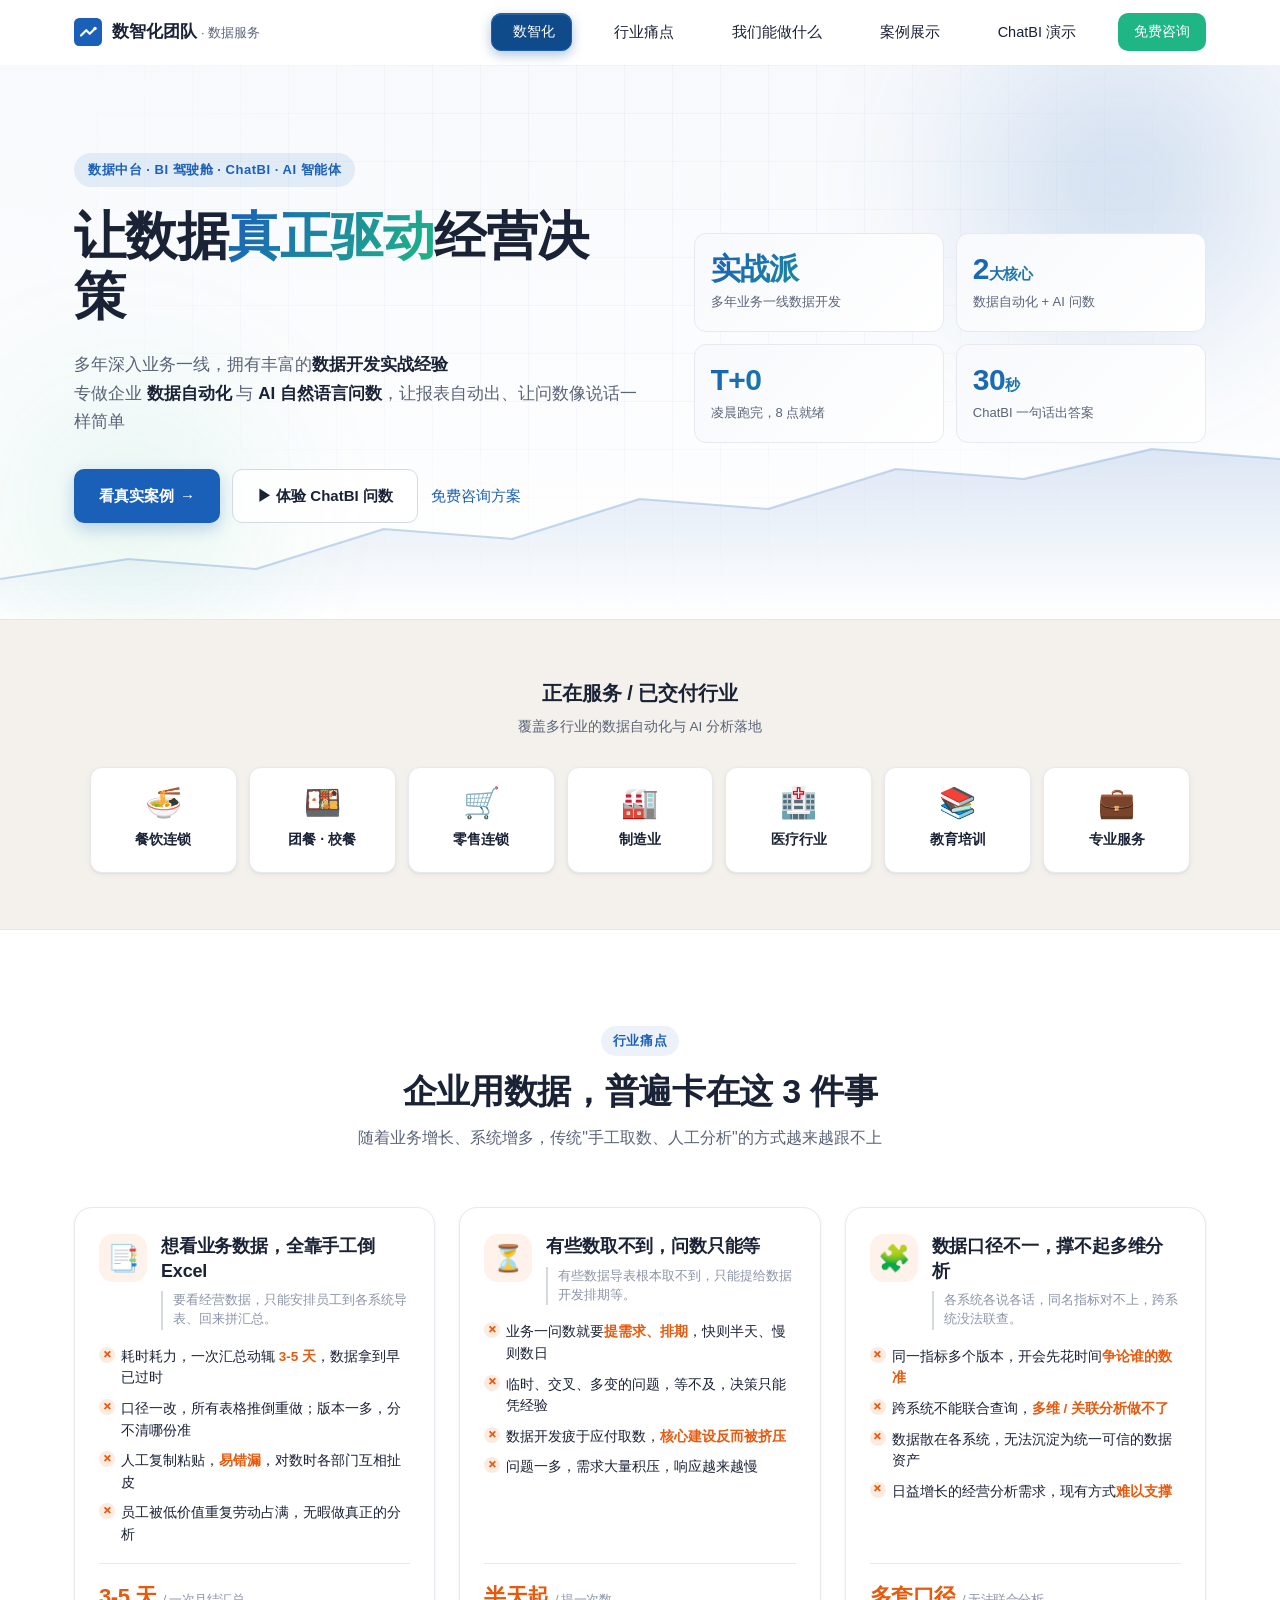
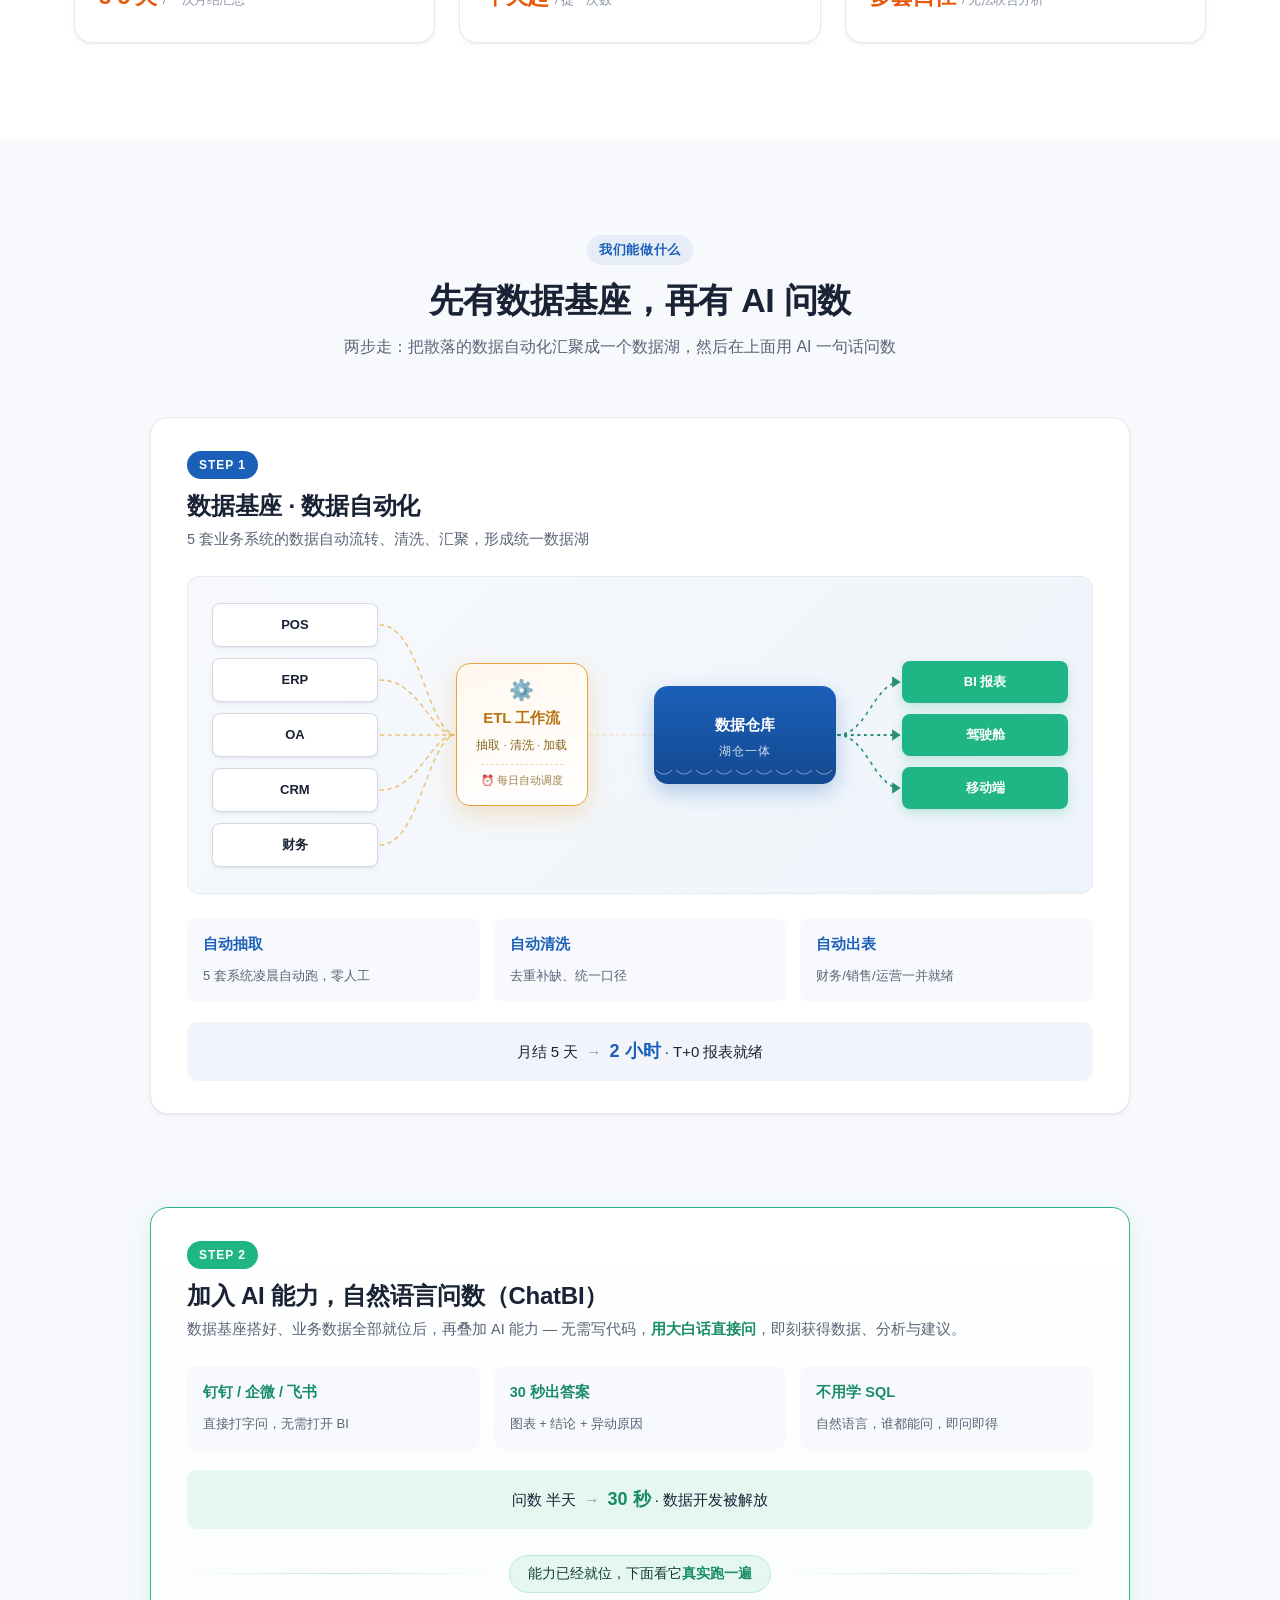
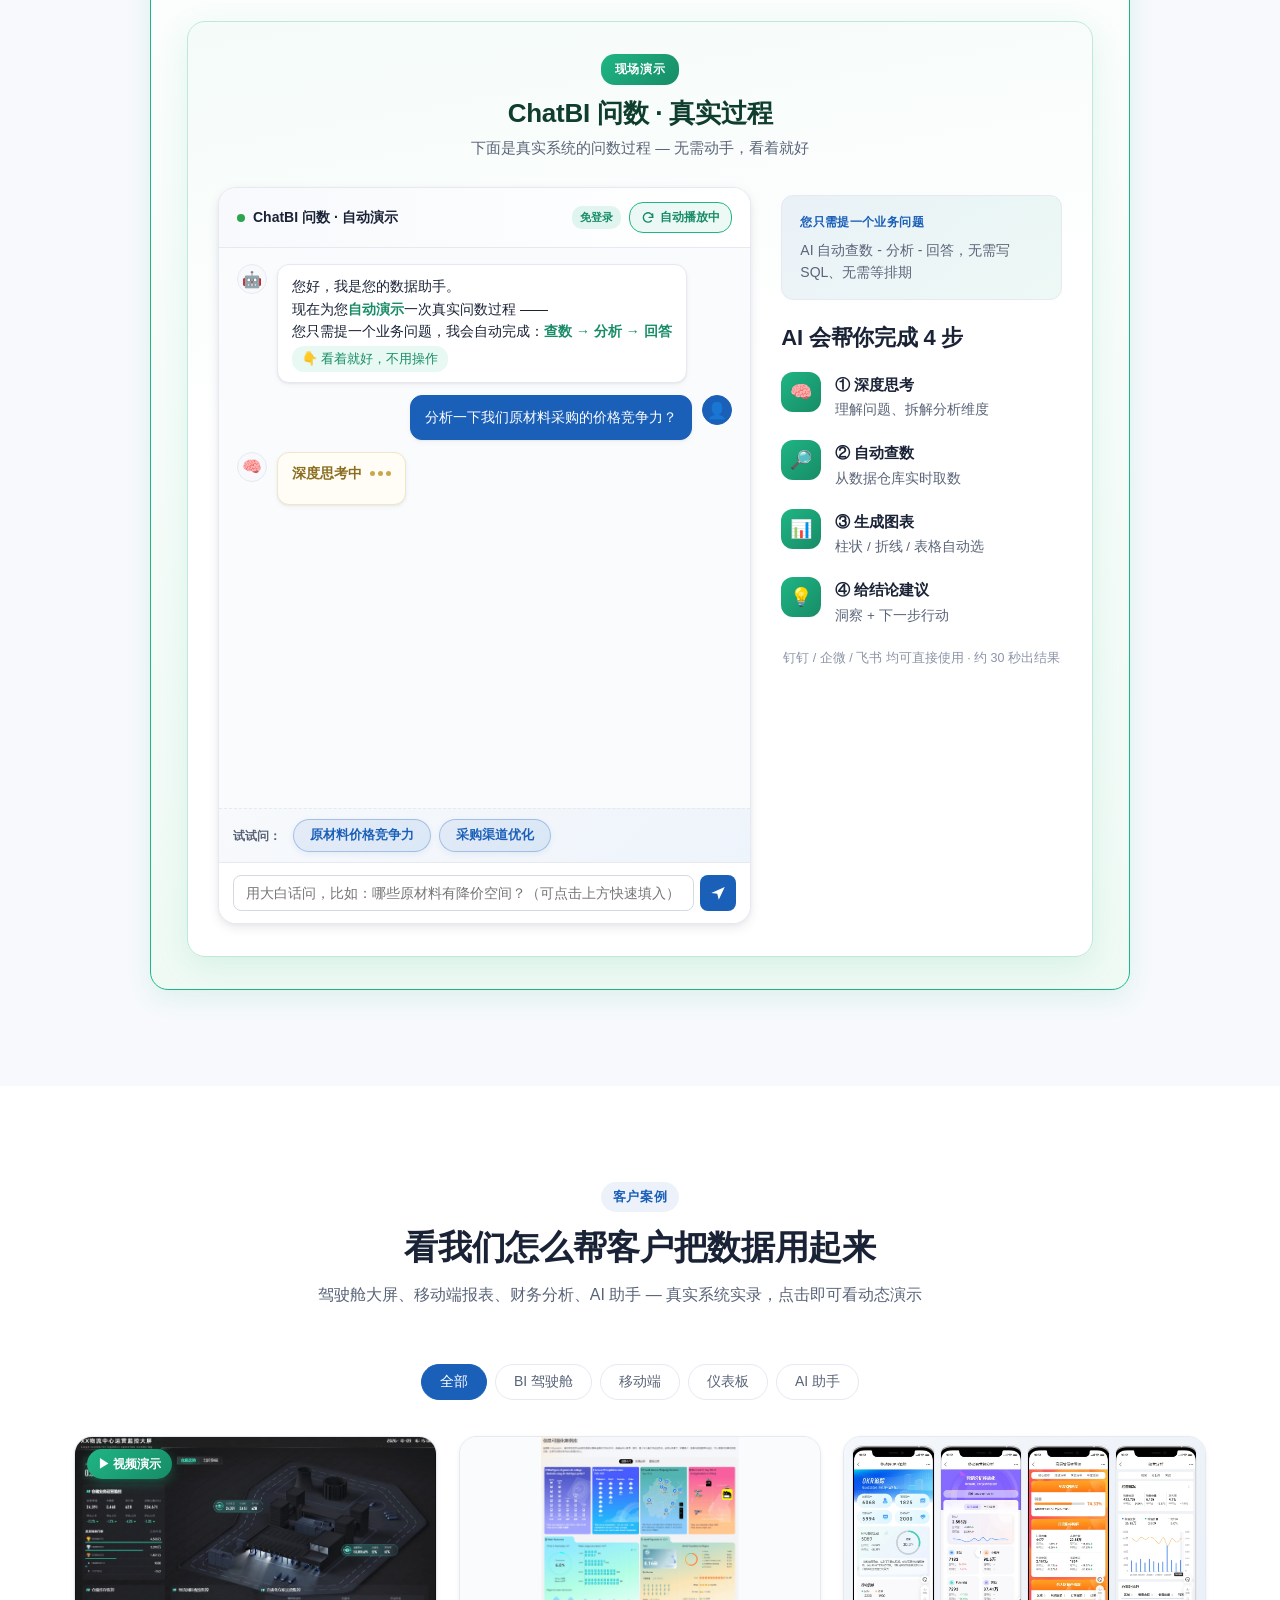
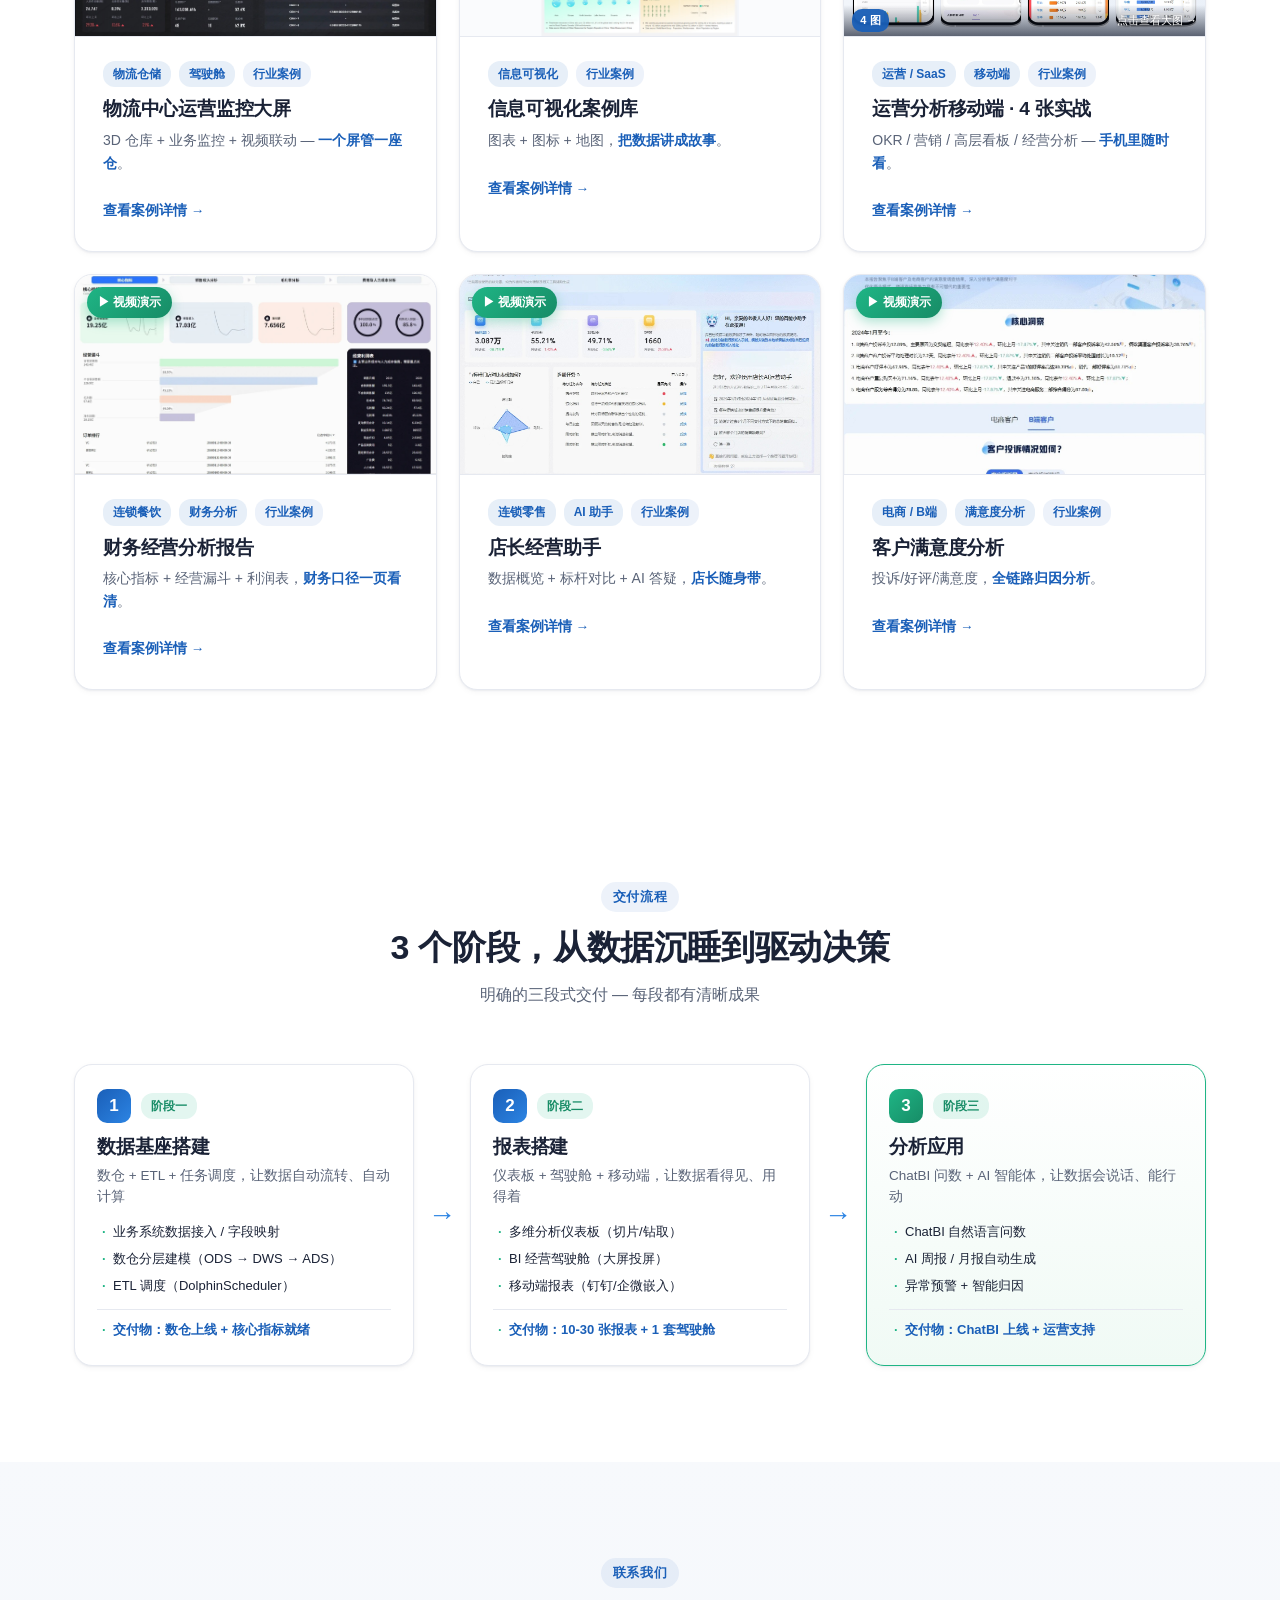
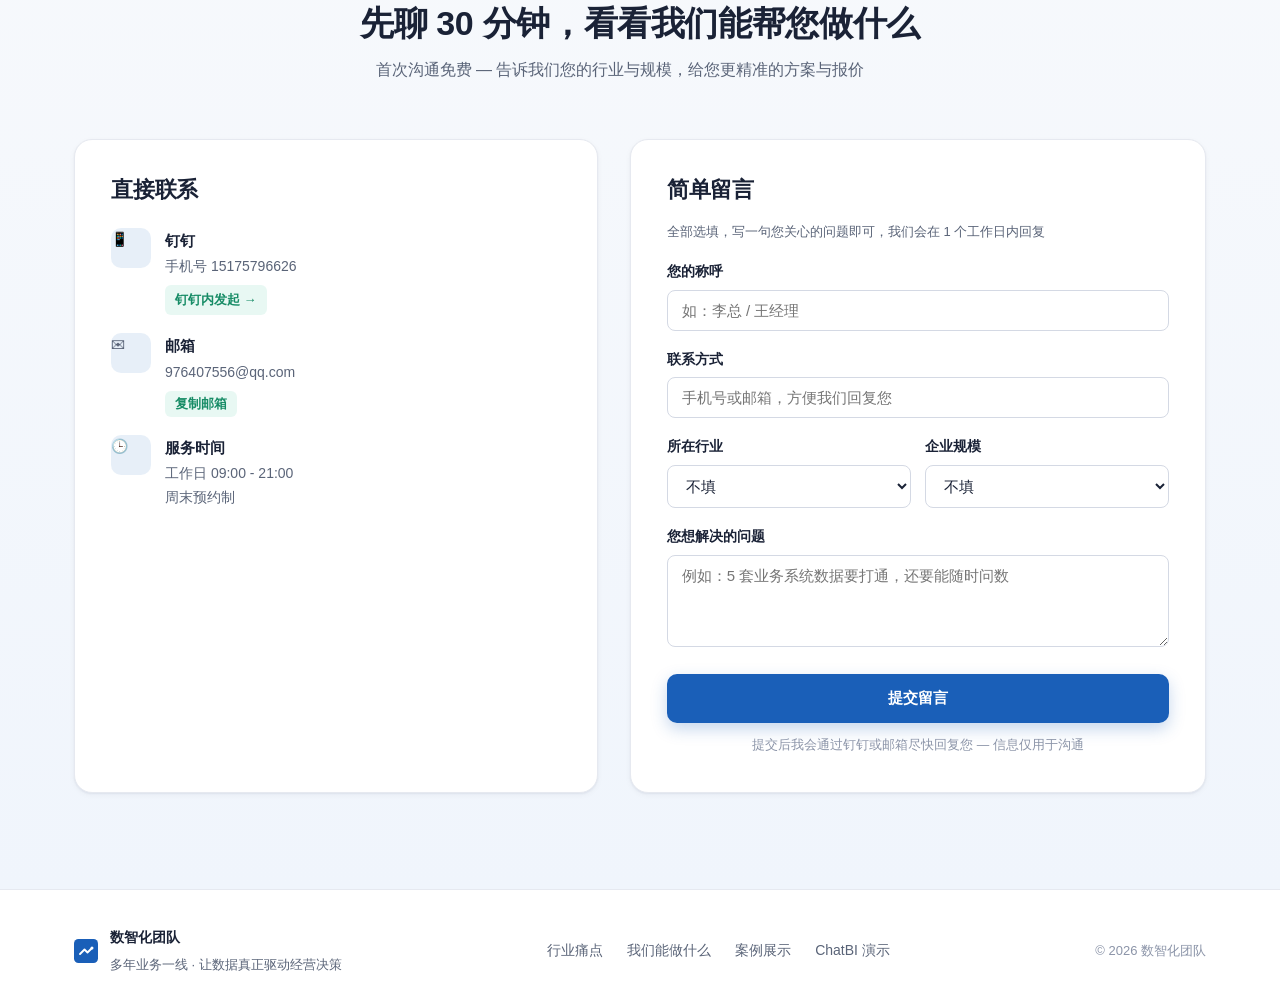
<file: index.html>
<!DOCTYPE html>
<html lang="zh-CN">
<head>
<meta charset="UTF-8">
<meta name="viewport" content="width=device-width, initial-scale=1.0">
<meta name="theme-color" content="#1a5fb8">

<title>数据中台 · BI 驾驶舱 · ChatBI 问数 | 数智化团队</title>
<meta name="description" content="数智化团队 - 多年深入业务一线，专做企业数据自动化与 AI 自然语言问数。让数据自动流转、自动计算，老板一句话问数即得。">
<meta name="baidu-site-verification" content="codeva-qKDYJHeSsP" />
<meta name="baidu-site-verification" content="codeva-7D6JNhnfxL" />
<meta name="baidu-site-verification" content="codeva-qKDYJHeSsP" />
<meta name="baidu-site-verification" content="codeva-qKDYJHeSsP" />
<meta name="baidu-site-verification" content="codeva-7D6JNhnfxL" />
<meta name="keywords" content="数据中台,BI驾驶舱,ChatBI,数据自动化,ETL,数据开发,数仓,Doris,AI问数,大屏,移动端报表,损益模型,多维分析">
<meta name="author" content="韩逢雨 - 数智化团队">
<meta name="robots" content="index, follow">
<link rel="canonical" href="https://idatai.cn/">

<meta property="og:type" content="website">
<meta property="og:title" content="数智化团队 | 让数据真正驱动经营决策">
<meta property="og:description" content="数据自动流转、自动计算；AI 一句话问数即得。多年深入业务一线的实战经验。">
<meta property="og:url" content="https://idatai.cn/">

<script type="application/ld+json">
{
  "@context": "https://schema.org",
  "@type": "ProfessionalService",
  "name": "数智化团队",
  "description": "企业数据自动化、BI 驾驶舱、ChatBI 自然语言问数服务",
  "url": "https://idatai.cn/",
  "provider": {"@type":"Person","name":"韩逢雨","jobTitle":"数据总监"},
  "areaServed": "CN",
  "serviceType": ["数据中台", "BI 驾驶舱", "ChatBI 问数", "ETL", "AI 智能体"],
  "knowsAbout": ["数据仓库", "ETL", "Doris", "DolphinScheduler", "ChatBI", "BI 驾驶舱", "数据建模"]
}
</script>
<script type="application/ld+json">
{
  "@context": "https://schema.org",
  "@type": "FAQPage",
  "mainEntity": [
    {"@type":"Question","name":"你们能做什么？","acceptedAnswer":{"@type":"Answer","text":"两大核心能力：1) 数据自动化（自动流转、自动计算，省去人工倒腾Excel）；2) AI 自然语言问数（ChatBI），老板一句话问数即得答案。"}},
    {"@type":"Question","name":"数据自动化具体指什么？","acceptedAnswer":{"@type":"Answer","text":"从业务系统自动 ETL 抽取、清洗、计算，凌晨跑完，8 点前报表就绪。告别人工下载 Excel 拼表对数。"}},
    {"@type":"Question","name":"ChatBI 怎么问数？","acceptedAnswer":{"@type":"Answer","text":"在钉钉/企微/飞书里直接打字问，比如'上周华东外卖下滑多少'，30 秒内出图表+结论。"}},
    {"@type":"Question","name":"服务报价？","acceptedAnswer":{"@type":"Answer","text":"单业务系统接入1.5万起；完整数据中台8万起；ChatBI智能体3万起。"}}
  ]
}
</script>

<link rel="stylesheet" href="style.css">
<link rel="icon" href="data:image/svg+xml,%3Csvg xmlns='http://www.w3.org/2000/svg' viewBox='0 0 32 32'%3E%3Crect width='32' height='32' rx='6' fill='%231a5fb8'/%3E%3Cpath d='M8 20 L14 14 L18 18 L24 12' stroke='white' stroke-width='2.5' fill='none' stroke-linecap='round' stroke-linejoin='round'/%3E%3Ccircle cx='24' cy='12' r='2' fill='white'/%3E%3C/svg%3E">
</head>
<body>

<!-- 顶部导航 -->
<header class="nav" id="nav">
  <div class="container nav-inner">
    <a href="#hero" class="logo">
      <span class="logo-mark">
        <svg viewBox="0 0 32 32" width="28" height="28"><rect width="32" height="32" rx="6" fill="#1a5fb8"/><path d="M8 20 L14 14 L18 18 L24 12" stroke="white" stroke-width="2.5" fill="none" stroke-linecap="round" stroke-linejoin="round"/><circle cx="24" cy="12" r="2" fill="white"/></svg>
      </span>
      <span class="logo-text">数智化团队<span class="logo-sub">· 数据服务</span></span>
    </a>
    <nav class="nav-links">
      <a href="#hero" class="nav-top">数智化</a>
      <a href="#pain">行业痛点</a>
      <a href="#value">我们能做什么</a>
      <a href="#cases">案例展示</a>
      <a href="#ai-demo">ChatBI 演示</a>
      <a href="#contact" class="nav-cta">免费咨询</a>
    </nav>
    <button class="nav-toggle" aria-label="菜单" id="navToggle">
      <span></span><span></span><span></span>
    </button>
  </div>
</header>

<!-- ============== 1. Hero ============== -->
<section class="hero" id="hero">
  <div class="hero-bg" aria-hidden="true">
    <div class="grid"></div>
    <div class="orb orb-1"></div>
    <div class="orb orb-2"></div>
    <svg class="hero-chart" viewBox="0 0 600 200" preserveAspectRatio="none">
      <defs>
        <linearGradient id="g1" x1="0" x2="0" y1="0" y2="1">
          <stop offset="0%" stop-color="#1a5fb8" stop-opacity="0.35"/>
          <stop offset="100%" stop-color="#1a5fb8" stop-opacity="0"/>
        </linearGradient>
      </defs>
      <path d="M0,160 L60,140 L120,150 L180,110 L240,120 L300,80 L360,90 L420,50 L480,60 L540,30 L600,40 L600,200 L0,200 Z" fill="url(#g1)"/>
      <path d="M0,160 L60,140 L120,150 L180,110 L240,120 L300,80 L360,90 L420,50 L480,60 L540,30 L600,40" stroke="#1a5fb8" stroke-width="2" fill="none" opacity="0.6"/>
    </svg>
  </div>
  <div class="container hero-inner">
    <div class="hero-text">
      <span class="eyebrow reveal" data-reveal>数据中台 · BI 驾驶舱 · ChatBI · AI 智能体</span>
      <h1 class="hero-title reveal" data-reveal>让数据<em>真正驱动</em>经营决策</h1>
      <p class="hero-sub reveal" data-reveal>
        多年深入业务一线，拥有丰富的<strong>数据开发实战经验</strong><br>
        专做企业 <strong>数据自动化</strong> 与 <strong>AI 自然语言问数</strong>，让报表自动出、让问数像说话一样简单
      </p>
      <div class="hero-actions reveal" data-reveal>
        <a href="#cases" class="btn btn-primary">看真实案例 <span aria-hidden="true">→</span></a>
        <a href="#ai-demo" class="btn btn-ghost">▶ 体验 ChatBI 问数</a>
        <a href="#contact" class="btn btn-link">免费咨询方案</a>
      </div>
    </div>

    <div class="hero-side reveal" data-reveal>
      <div class="hero-stats">
        <div class="hs-item">
          <div class="hs-num">实战派</div>
          <div class="hs-label">多年业务一线数据开发</div>
        </div>
        <div class="hs-item">
          <div class="hs-num">2<span class="hs-unit">大核心</span></div>
          <div class="hs-label">数据自动化 + AI 问数</div>
        </div>
        <div class="hs-item">
          <div class="hs-num">T+0</div>
          <div class="hs-label">凌晨跑完，8 点就绪</div>
        </div>
        <div class="hs-item">
          <div class="hs-num">30<span class="hs-unit">秒</span></div>
          <div class="hs-label">ChatBI 一句话出答案</div>
        </div>
      </div>
    </div>
  </div>
</section>

<!-- 服务行业 -->
<section class="section industries">
  <div class="container">
    <div class="ind-head reveal" data-reveal>
      <span class="ind-title">正在服务 / 已交付行业</span>
      <span class="ind-sub">覆盖多行业的数据自动化与 AI 分析落地</span>
    </div>
    <div class="ind-grid">
      <div class="ind-card"><span class="ind-emoji">🍜</span><span class="ind-name">餐饮连锁</span></div>
      <div class="ind-card"><span class="ind-emoji">🍱</span><span class="ind-name">团餐 · 校餐</span></div>
      <div class="ind-card"><span class="ind-emoji">🛒</span><span class="ind-name">零售连锁</span></div>
      <div class="ind-card"><span class="ind-emoji">🏭</span><span class="ind-name">制造业</span></div>
      <div class="ind-card"><span class="ind-emoji">🏥</span><span class="ind-name">医疗行业</span></div>
      <div class="ind-card"><span class="ind-emoji">📚</span><span class="ind-name">教育培训</span></div>
      <div class="ind-card"><span class="ind-emoji">💼</span><span class="ind-name">专业服务</span></div>
    </div>
  </div>
</section>

<!-- ============== 2. 行业痛点 ============== -->
<section class="section" id="pain">
  <div class="container">
    <div class="section-head reveal" data-reveal>
      <span class="kicker">行业痛点</span>
      <h2 class="section-title">企业用数据，普遍卡在这 3 件事</h2>
      <p class="section-lead">随着业务增长、系统增多，传统"手工取数、人工分析"的方式越来越跟不上</p>
    </div>
    <div class="pain-grid pain-grid-lg">
      <!-- 痛点 1：手工倒 Excel -->
      <article class="pain-card pain-card-lg reveal" data-reveal>
        <div class="pain-top">
          <div class="pain-icon">📑</div>
          <div>
            <h3>想看业务数据，全靠手工倒 Excel</h3>
            <span class="pain-scene">要看经营数据，只能安排员工到各系统导表、回来拼汇总。</span>
          </div>
        </div>
        <ul class="pain-cons">
          <li>耗时耗力，一次汇总动辄 <strong>3-5 天</strong>，数据拿到早已过时</li>
          <li>口径一改，所有表格推倒重做；版本一多，分不清哪份准</li>
          <li>人工复制粘贴，<strong>易错漏</strong>，对数时各部门互相扯皮</li>
          <li>员工被低价值重复劳动占满，无暇做真正的分析</li>
        </ul>
        <div class="pain-stat">3-5 天<span>/ 一次月结汇总</span></div>
      </article>

      <!-- 痛点 2：问数要等 -->
      <article class="pain-card pain-card-lg reveal" data-reveal>
        <div class="pain-top">
          <div class="pain-icon">⏳</div>
          <div>
            <h3>有些数取不到，问数只能等</h3>
            <span class="pain-scene">有些数据导表根本取不到，只能提给数据开发排期等。</span>
          </div>
        </div>
        <ul class="pain-cons">
          <li>业务一问数就要<strong>提需求、排期</strong>，快则半天、慢则数日</li>
          <li>临时、交叉、多变的问题，等不及，决策只能凭经验</li>
          <li>数据开发疲于应付取数，<strong>核心建设反而被挤压</strong></li>
          <li>问题一多，需求大量积压，响应越来越慢</li>
        </ul>
        <div class="pain-stat">半天起<span>/ 提一次数</span></div>
      </article>

      <!-- 痛点 3：口径不一、孤岛 -->
      <article class="pain-card pain-card-lg reveal" data-reveal>
        <div class="pain-top">
          <div class="pain-icon">🧩</div>
          <div>
            <h3>数据口径不一，撑不起多维分析</h3>
            <span class="pain-scene">各系统各说各话，同名指标对不上，跨系统没法联查。</span>
          </div>
        </div>
        <ul class="pain-cons">
          <li>同一指标多个版本，开会先花时间<strong>争论谁的数准</strong></li>
          <li>跨系统不能联合查询，<strong>多维 / 关联分析做不了</strong></li>
          <li>数据散在各系统，无法沉淀为统一可信的数据资产</li>
          <li>日益增长的经营分析需求，现有方式<strong>难以支撑</strong></li>
        </ul>
        <div class="pain-stat">多套口径<span>/ 无法联合分析</span></div>
      </article>
    </div>
  </div>
</section>

<!-- ============== 3. 我们能做什么（数据基座 → AI 问数） ============== -->
<section class="section section-alt" id="value">
  <div class="container">
    <div class="section-head reveal" data-reveal>
      <span class="kicker">我们能做什么</span>
      <h2 class="section-title">先有数据基座，再有 AI 问数</h2>
      <p class="section-lead">两步走：把散落的数据自动化汇聚成一个数据湖，然后在上面用 AI 一句话问数</p>
    </div>

    <div class="value-stack">
      <!-- 第一步：数据基座 -->
      <article class="value-stage reveal" data-reveal>
        <div class="vs-head">
          <span class="vs-step">STEP 1</span>
          <h3>数据基座 · 数据自动化</h3>
          <p class="vs-sub">5 套业务系统的数据自动流转、清洗、汇聚，形成统一数据湖</p>
        </div>

        <!-- ETL 流转链路：业务系统 → ETL 工作流 → 数据仓库/数据湖 → 应用 -->
        <div class="etl-flow" aria-hidden="true">
          <!-- 5 个业务系统 -->
          <div class="etl-sources">
            <span class="src-node" style="--i:0">POS</span>
            <span class="src-node" style="--i:1">ERP</span>
            <span class="src-node" style="--i:2">OA</span>
            <span class="src-node" style="--i:3">CRM</span>
            <span class="src-node" style="--i:4">财务</span>
          </div>

          <!-- 汇聚曲线：5 条斜线汇入 ETL 工作流 -->
          <div class="etl-linkset">
            <svg viewBox="0 0 90 264" preserveAspectRatio="none">
              <path class="ln" style="--d:0s"   d="M2,22 C48,22 56,124 88,132" />
              <path class="ln" style="--d:.25s" d="M2,77 C48,77 60,130 88,132" />
              <path class="ln" style="--d:.5s"  d="M2,132 C50,132 62,132 88,132" />
              <path class="ln" style="--d:.75s" d="M2,187 C48,187 60,134 88,132" />
              <path class="ln" style="--d:1s"   d="M2,242 C48,242 56,140 88,132" />
            </svg>
          </div>

          <!-- ETL 工作流（链路中一环） -->
          <div class="etl-pipeline">
            <span class="pl-gear">⚙️</span>
            <span class="pl-title">ETL 工作流</span>
            <span class="pl-sub">抽取 · 清洗 · 加载</span>
            <span class="pl-sched">⏰ 每日自动调度</span>
          </div>

          <!-- 连线：ETL → 数据仓库 -->
          <div class="etl-linkset etl-linkset-out">
            <svg viewBox="0 0 90 100" preserveAspectRatio="none">
              <path class="ln" style="--d:0s" d="M2,50 L88,50" />
            </svg>
          </div>

          <!-- 数据仓库 / 数据湖 -->
          <div class="etl-lake">
            <span class="lake-label">数据仓库</span>
            <span class="lake-sub">湖仓一体</span>
            <div class="lake-waves"><span></span><span></span><span></span></div>
          </div>

          <!-- 分支线：数据仓库 → 3 个应用 -->
          <div class="etl-linkset etl-linkset-arrow">
            <svg viewBox="0 0 90 264" preserveAspectRatio="none">
              <defs>
                <marker id="arrowhead" markerWidth="8" markerHeight="8" refX="6" refY="3" orient="auto">
                  <path d="M0,0 L6,3 L0,6 Z" fill="#1f8a6d"/>
                </marker>
              </defs>
<path class="ln dash" style="--d:0s"   d="M2,132 C42,132 52,79 88,79" />
<path class="ln dash" style="--d:.35s" d="M2,132 C46,132 62,132 88,132" />
<path class="ln dash" style="--d:.7s"  d="M2,132 C42,132 52,185 88,185" />
            </svg>
          </div>

          <!-- 右侧应用 -->
          <div class="etl-out">
            <span class="out-node" style="--i:0">BI 报表</span>
            <span class="out-node" style="--i:1">驾驶舱</span>
            <span class="out-node" style="--i:2">移动端</span>
          </div>
        </div>

        <div class="vs-points">
          <div class="vsp"><strong>自动抽取</strong><span>5 套系统凌晨自动跑，零人工</span></div>
          <div class="vsp"><strong>自动清洗</strong><span>去重补缺、统一口径</span></div>
          <div class="vsp"><strong>自动出表</strong><span>财务/销售/运营一并就绪</span></div>
        </div>
        <div class="vs-result">月结 5 天 <em>→</em> <strong>2 小时</strong> · T+0 报表就绪</div>
      </article>

      <!-- 递进箭头 -->
      <div class="value-arrow-down reveal" data-reveal">
        <span>基座建好后，上层才能用 AI 问数</span>
        <b>↓</b>
      </div>

      <!-- 第二步：AI 问数 -->
      <article class="value-stage stage-ai reveal" data-reveal>
        <div class="vs-head">
          <span class="vs-step">STEP 2</span>
          <h3>加入 AI 能力，自然语言问数（ChatBI）</h3>
          <p class="vs-sub">数据基座搭好、业务数据全部就位后，再叠加 AI 能力 — 无需写代码，<strong>用大白话直接问</strong>，即刻获得数据、分析与建议。</p>
        </div>
        <div class="vs-points">
          <div class="vsp"><strong>钉钉 / 企微 / 飞书</strong><span>直接打字问，无需打开 BI</span></div>
          <div class="vsp"><strong>30 秒出答案</strong><span>图表 + 结论 + 异动原因</span></div>
          <div class="vsp"><strong>不用学 SQL</strong><span>自然语言，谁都能问，即问即得</span></div>
        </div>
        <div class="vs-result">问数 半天 <em>→</em> <strong>30 秒</strong> · 数据开发被解放</div>

        <!-- 过渡：能力说明 → 现场演示 -->
        <div class="ai-bridge">
          <span class="ai-bridge-line"></span>
          <span class="ai-bridge-text">能力已经就位，下面看它<strong>真实跑一遍</strong></span>
          <span class="ai-bridge-line"></span>
        </div>

        <!-- STEP 2 实战演示（同一张卡内） -->
        <div class="ai-demo" id="ai-demo">
          <div class="aid-head">
            <span class="aid-badge">现场演示</span>
            <h3>ChatBI 问数 · 真实过程</h3>
            <p class="aid-sub">下面是真实系统的问数过程 — 无需动手，看着就好</p>
          </div>

      <div class="chatbi-stage chatbi-stage-lg">
        <!-- 左：大对话窗口 -->
        <div class="chatbi-card chatbi-card-lg">
          <div class="cb-head">
            <span class="cb-dot live"></span>
            <span class="cb-title">ChatBI 问数 · 自动演示</span>
            <span class="cb-tag">免登录</span>
            <button type="button" class="cb-replay" id="cbReplay" title="重新播放演示" aria-label="重新播放演示">
              <svg viewBox="0 0 24 24" width="14" height="14"><path d="M20 11a8 8 0 1 0-2.3 5.7" stroke="currentColor" stroke-width="2.4" fill="none" stroke-linecap="round"/><path d="M20 5v6h-6" stroke="currentColor" stroke-width="2.4" fill="none" stroke-linecap="round" stroke-linejoin="round"/></svg>
              <span class="cb-replay-text">重播</span>
            </button>
          </div>
          <div class="cb-body cb-body-lg" id="cbBody">
            <div class="cb-msg bot">
              <span class="cb-avatar">🤖</span>
              <div class="cb-bubble">
                您好，我是您的数据助手。<br>
                想了解业务，直接在下方对话框里用自然语言问我即可 ——<br>
                <strong>我会自动完成：查数 → 分析 → 回答</strong> 👇
              </div>
            </div>
          </div>
            <div class="cb-presets" id="cbPresets">
              
              <button type="button" class="cb-preset" data-q="分析一下我们原材料采购的价格竞争力？">原材料价格竞争力</button>
              <button type="button" class="cb-preset" data-q="给我们一些采购渠道优化建议">采购渠道优化</button>
            </div>
            <form class="cb-input" id="cbForm">
              <input type="text" id="cbInput" placeholder="用大白话问，比如：哪些原材料有降价空间？（可点击上方快速填入）" autocomplete="off">
            <button type="submit" aria-label="发送">
              <svg viewBox="0 0 24 24" width="18" height="18"><path d="M3 12 L21 4 L13 21 L11 13 L3 12 Z" fill="currentColor"/></svg>
            </button>
          </form>
        </div>

        <!-- 右：引导 + 能力 -->
        <div class="chatbi-side chatbi-side-lg">
          <div class="cb-side-ask">
            <span class="cb-side-label">您只需提一个业务问题</span>
            <p>AI 自动查数 - 分析 - 回答，无需写 SQL、无需等排期</p>
          </div>
          <h3>AI 会帮你完成 4 步</h3>
          <ul class="chatbi-features">
            <li>
              <span class="cf-icon">🧠</span>
              <div>
                <strong>① 深度思考</strong>
                <p>理解问题、拆解分析维度</p>
              </div>
            </li>
            <li>
              <span class="cf-icon">🔎</span>
              <div>
                <strong>② 自动查数</strong>
                <p>从数据仓库实时取数</p>
              </div>
            </li>
            <li>
              <span class="cf-icon">📊</span>
              <div>
                <strong>③ 生成图表</strong>
                <p>柱状 / 折线 / 表格自动选</p>
              </div>
            </li>
            <li>
              <span class="cf-icon">💡</span>
              <div>
                <strong>④ 给结论建议</strong>
                <p>洞察 + 下一步行动</p>
              </div>
            </li>
          </ul>
          <div class="cb-side-note">钉钉 / 企微 / 飞书 均可直接使用 · 约 30 秒出结果</div>
        </div>
      </div>
        </div><!-- /.ai-demo -->
      </article>
    </div>
  </div>
</section>

<!-- ============== 4. 案例展示（含驾驶舱/移动端/损益模型） ============== -->
<section class="section" id="cases">
  <div class="container">
    <div class="section-head reveal" data-reveal>
      <span class="kicker">客户案例</span>
      <h2 class="section-title">看我们怎么帮客户把数据用起来</h2>
      <p class="section-lead">驾驶舱大屏、移动端报表、财务分析、AI 助手 — 真实系统实录，点击即可看动态演示</p>
    </div>

    <!-- 案例标签切换 -->
    <div class="case-tabs reveal" data-reveal>
      <button class="ct-tab active" data-tab="all">全部</button>
      <button class="ct-tab" data-tab="cockpit">BI 驾驶舱</button>
      <button class="ct-tab" data-tab="mobile">移动端</button>
      <button class="ct-tab" data-tab="dashboard">仪表板</button>
      <button class="ct-tab" data-tab="ai">AI 助手</button>
    </div>

    <div class="case-grid case-grid-6" id="caseGrid">
      <!-- 1. 物流中心运营监控大屏（左上 · 动图） -->
      <article class="case-card js-case" data-cat="cockpit"
        data-title="物流中心运营监控大屏"
        data-tags='["物流仓储","BI 驾驶舱","真实案例"]'
        data-gallery='["assets/cockpit-live-web.mp4"]'
        data-animated="1"
        data-lead="仓库态势 3D 可视化 + 业务监控 + 视频联动 + 自动化立库运营 — 一个屏管一座仓。上方为真实系统动态演示（约 12 秒循环）。"
        data-points='["3D 仓库态势：实时显示库区、托盘、入库/出库箱数","运输/客户/里程排行，榜单一目了然","仓储库存 + 视频监控 + 立库运营同屏呈现","支持大屏投屏，办公室常态轮播"]'
        data-metric='一个屏 · 管一座仓'
        data-live="https://bi.aliyuncs.com/t/VbIjUb"
        data-live-title="物流中心运营监控大屏">
        <div class="case-img case-img-thumb">
          <img src="assets/case-cockpit-cover.jpg" alt="物流中心运营监控大屏" loading="lazy">
          <span class="case-gif-badge">▶ 视频演示</span>
          <span class="case-zoom">🔍 点击查看详情</span>
        </div>
        <div class="case-info">
          <div class="case-meta">
            <span class="case-tag">物流仓储</span>
            <span class="case-tag">驾驶舱</span>
            <span class="case-tag real">行业案例</span>
          </div>
          <h3>物流中心运营监控大屏</h3>
          <p>3D 仓库 + 业务监控 + 视频联动 — <strong>一个屏管一座仓</strong>。</p>
          <span class="case-cta">查看案例详情 →</span>
        </div>
      </article>

      <!-- 2. 信息可视化案例库（右上 · 静态） -->
      <article class="case-card js-case" data-cat="dashboard"
        data-title="信息可视化案例库"
        data-live="https://bi.aliyuncs.com/token3rd/dashboard/view/pc.htm?pageId=1546aed8-ef10-4033-a67d-8896757fccc1&accessTicket=0da875c3-bcb2-4bd1-a549-f973d8c8a2fd&dd_orientation=auto"
        data-tags='["信息可视化","数据故事","真实案例"]'
        data-gallery='["assets/case-infographic.webp"]'
        data-lead="把抽象数据做成看得懂的故事 — 一屏一个主题，用图形、地图、图标卡片讲清业务发现。"
        data-points='["六大主题卡片：游戏偏好 / 降雨 / 森林面积 / AI 应用 / 水资源 / 世界人口","数据与图文混排，图表 + 结论 + 数据来源一体化","模板化生产，业务场景可快速替换复用"]'
        data-metric='一屏一个主题 · 数据会讲故事'>
        <div class="case-img case-img-thumb case-img-contain">
          <img src="assets/case-infographic.webp" alt="信息可视化案例库" loading="lazy">
          <span class="case-zoom">🔍 点击查看详情</span>
        </div>
        <div class="case-info">
          <div class="case-meta">
            <span class="case-tag">信息可视化</span>
            <span class="case-tag real">行业案例</span>
          </div>
          <h3>信息可视化案例库</h3>
          <p>图表 + 图标 + 地图，<strong>把数据讲成故事</strong>。</p>
          <span class="case-cta">查看案例详情 →</span>
        </div>
      </article>

      <!-- 3. 运营分析移动端（左下） -->
      <article class="case-card js-case" data-cat="mobile"
        data-title="运营分析移动端 · 4 张实战"
        data-tags='["运营 / SaaS","移动端","真实案例"]'
        data-cover="assets/mobile-1-okr.webp"
        data-gallery='["assets/mobile-1-okr.webp","assets/mobile-2-marketing.webp","assets/mobile-3-manager.webp","assets/mobile-4-analysis.webp"]'
        data-gallery-labels='["OKR 追踪","营销分析","高层管理者看板","经营分析"]'
        data-lead="覆盖 OKR 追踪、营销分析、高层看板、经营分析 — 钉钉/企微/飞书嵌入即用，通勤路上 30 秒看完关键指标。"
        data-points='["OKR 追踪：拉新/低活/活跃/忠诚用户分层 + MAU 目标进度","营销分析：DAU 走势 + 主站/小程序/Future 站多维拆解","高层看板：年度 KPI 进度 + 月度指标 + 大区销售","经营分析：销售/毛利走势 + 办事处排行，支持下钻","真实样例：DAU 2.55万、销售 432.7万、毛利 4.7%"]'
        data-metric='30 秒 · 通勤看完全局'>
        <div class="case-img case-img-mobile">
          <div class="mob"><img src="assets/mobile-1-okr.webp" alt="OKR 追踪" loading="lazy"></div>
          <div class="mob"><img src="assets/mobile-2-marketing.webp" alt="营销分析" loading="lazy"></div>
          <div class="mob"><img src="assets/mobile-3-manager.webp" alt="高层看板" loading="lazy"></div>
          <div class="mob"><img src="assets/mobile-4-analysis.webp" alt="经营分析" loading="lazy"></div>
          <div class="mob-badges">
            <span class="mb-count">4 图</span>
            <span class="mb-tip">点击查看大图 →</span>
          </div>
        </div>
        <div class="case-info">
          <div class="case-meta">
            <span class="case-tag">运营 / SaaS</span>
            <span class="case-tag">移动端</span>
            <span class="case-tag real">行业案例</span>
          </div>
          <h3>运营分析移动端 · 4 张实战</h3>
          <p>OKR / 营销 / 高层看板 / 经营分析 — <strong>手机里随时看</strong>。</p>
          <span class="case-cta">查看案例详情 →</span>
        </div>
      </article>

      <!-- 4. 财务经营分析报告（右下 · 动图） -->
      <article class="case-card js-case" data-cat="dashboard"
        data-title="财务经营分析报告"
        data-live="https://bi.aliyuncs.com/token3rd/dashboard/view/pc.htm?pageId=e621ec95-dd1c-48bf-ac68-a995be9ae5b1&accessTicket=c08fd365-d35c-473a-8546-4b015f9da389&dd_orientation=auto"
        data-tags='["连锁餐饮","财务分析","真实案例"]'
        data-gallery='["assets/case-report-web.mp4"]'
        data-animated="1"
        data-lead="核心指标 + 经营漏斗 + 订单排行 + 利润表四联动，一页看清门店经营全貌。"
        data-points='["核心指标卡：含销售额、销售收入、毛利额，含预算达成进度环","经营漏斗：含税销售额 → 不含税 → 毛利 → 净利润逐层转化","订单排行：按子订单号维度排序，随时切换查看","经营利润表：2019 vs 2020 逐项对比，含变动列"]'
        data-metric='核心指标 · 漏斗 · 排行 · 利润表'>
        <div class="case-img case-img-thumb">
          <img src="assets/case-report-cover.jpg" alt="财务经营分析报告" loading="lazy">
          <span class="case-gif-badge">▶ 视频演示</span>
          <span class="case-zoom">🔍 点击查看详情</span>
        </div>
        <div class="case-info">
          <div class="case-meta">
            <span class="case-tag">连锁餐饮</span>
            <span class="case-tag">财务分析</span>
            <span class="case-tag real">行业案例</span>
          </div>
          <h3>财务经营分析报告</h3>
          <p>核心指标 + 经营漏斗 + 利润表，<strong>财务口径一页看清</strong>。</p>
          <span class="case-cta">查看案例详情 →</span>
        </div>
      </article>

      <!-- 5. 店长经营助手（动图） -->
      <article class="case-card js-case" data-cat="ai"
        data-title="店长经营助手"
        data-live="https://bi.aliyuncs.com/token3rd/dashboard/view/pc.htm?pageId=644db50d-1c84-4b22-a750-5e1dc0d94c23&accessTicket=6959433b-01aa-4846-884b-502ccd1b9f29&dd_orientation=auto"
        data-tags='["连锁零售","AI 助手","真实案例"]'
        data-gallery='["assets/case-manager-web.mp4"]'
        data-animated="1"
        data-lead="店长的智能小助手 — 数据概览 + 与标杆门店对比 + 近期任务 + AI 对话答疑，一个页面管好门店。"
        data-points='["数据概览：销售额 / 毛利率 / 复购率 / 坪效四项核心指标月环比","标杆对比：雷达图对比同类型标杆门店，快速定位短板","近期任务：陈列/培训/复购等任务清单，状态一目了然","AI 对话：直接问「哪些促销动作对销售额提升最有效」，即时出建议"]'
        data-metric='AI 小助手 · 店长随身带'>
        <div class="case-img case-img-thumb">
          <img src="assets/case-manager-cover.jpg" alt="店长经营助手" loading="lazy">
          <span class="case-gif-badge">▶ 视频演示</span>
          <span class="case-zoom">🔍 点击查看详情</span>
        </div>
        <div class="case-info">
          <div class="case-meta">
            <span class="case-tag">连锁零售</span>
            <span class="case-tag">AI 助手</span>
            <span class="case-tag real">行业案例</span>
          </div>
          <h3>店长经营助手</h3>
          <p>数据概览 + 标杆对比 + AI 答疑，<strong>店长随身带</strong>。</p>
          <span class="case-cta">查看案例详情 →</span>
        </div>
      </article>

      <!-- 6. 客户满意度分析（动图） -->
      <article class="case-card js-case" data-cat="ai"
        data-title="客户满意度分析"
        data-live="https://bi.aliyuncs.com/token3rd/dashboard/view/pc.htm?pageId=dcc4d394-d399-4646-afc6-636c21cdc3cd&accessTicket=e4a3d70b-b842-4012-9e2d-71e9896470e7&dd_orientation=auto"
        data-tags='["电商 / B端","满意度分析","真实案例"]'
        data-gallery='["assets/case-satisfaction-web.mp4"]'
        data-animated="1"
        data-lead="聚焦 B 端客户与电商客户的满意度调查结果，深入分析客户满意度构成与关键影响因素。"
        data-points='["核心洞察：B端客户投诉率 12.89%（主因交货延迟）、电商好评率 97.98%","分渠道拆解：电商客户 / B端客户双视角切换","客户投诉量与投诉率月度趋势","支持按销售渠道、销售部门多维度筛选下钻"]'
        data-metric='满意度 · 投诉 · 归因全链路'>
        <div class="case-img case-img-thumb">
          <img src="assets/case-satisfaction-cover.jpg" alt="客户满意度分析" loading="lazy">
          <span class="case-gif-badge">▶ 视频演示</span>
          <span class="case-zoom">🔍 点击查看详情</span>
        </div>
        <div class="case-info">
          <div class="case-meta">
            <span class="case-tag">电商 / B端</span>
            <span class="case-tag">满意度分析</span>
            <span class="case-tag real">行业案例</span>
          </div>
          <h3>客户满意度分析</h3>
          <p>投诉/好评/满意度，<strong>全链路归因分析</strong>。</p>
          <span class="case-cta">查看案例详情 →</span>
        </div>
      </article>
    </div>

  </div>
</section>

<!-- ============== 5. ChatBI 独立模块 ============== -->


<!-- ============== 6. 交付流程（3 阶段） ============== -->
<section class="section" id="process">
  <div class="container">
    <div class="section-head reveal" data-reveal>
      <span class="kicker">交付流程</span>
      <h2 class="section-title">3 个阶段，从数据沉睡到驱动决策</h2>
      <p class="section-lead">明确的三段式交付 — 每段都有清晰成果</p>
    </div>

    <ol class="process-h">
      <li class="ph-card reveal" data-reveal>
        <div class="ph-top">
          <span class="ph-num">1</span>
          <span class="ph-tag">阶段一</span>
        </div>
        <h3>数据基座搭建</h3>
        <p>数仓 + ETL + 任务调度，让数据自动流转、自动计算</p>
        <ul>
          <li>业务系统数据接入 / 字段映射</li>
          <li>数仓分层建模（ODS → DWS → ADS）</li>
          <li>ETL 调度（DolphinScheduler）</li>
          <li class="ph-deliver">交付物：数仓上线 + 核心指标就绪</li>
        </ul>
      </li>
      <li class="ph-arrow" aria-hidden="true">→</li>
      <li class="ph-card reveal" data-reveal>
        <div class="ph-top">
          <span class="ph-num">2</span>
          <span class="ph-tag">阶段二</span>
        </div>
        <h3>报表搭建</h3>
        <p>仪表板 + 驾驶舱 + 移动端，让数据看得见、用得着</p>
        <ul>
          <li>多维分析仪表板（切片/钻取）</li>
          <li>BI 经营驾驶舱（大屏投屏）</li>
          <li>移动端报表（钉钉/企微嵌入）</li>
          <li class="ph-deliver">交付物：10-30 张报表 + 1 套驾驶舱</li>
        </ul>
      </li>
      <li class="ph-arrow" aria-hidden="true">→</li>
      <li class="ph-card ph-last reveal" data-reveal>
        <div class="ph-top">
          <span class="ph-num">3</span>
          <span class="ph-tag">阶段三</span>
        </div>
        <h3>分析应用</h3>
        <p>ChatBI 问数 + AI 智能体，让数据会说话、能行动</p>
        <ul>
          <li>ChatBI 自然语言问数</li>
          <li>AI 周报 / 月报自动生成</li>
          <li>异常预警 + 智能归因</li>
          <li class="ph-deliver">交付物：ChatBI 上线 + 运营支持</li>
        </ul>
      </li>
    </ol>
  </div>
</section>

<!-- ============== 7. 联系（加行业+企业规模） ============== -->
<section class="section section-contact" id="contact">
  <div class="container">
    <div class="section-head reveal" data-reveal>
      <span class="kicker">联系我们</span>
      <h2 class="section-title">先聊 30 分钟，看看我们能帮您做什么</h2>
      <p class="section-lead">首次沟通免费 — 告诉我们您的行业与规模，给您更精准的方案与报价</p>
    </div>
    <div class="contact-grid">
      <div class="contact-card reveal" data-reveal>
        <h3>直接联系</h3>
        <ul class="contact-list">
          <li>
            <span class="cl-icon">📱</span>
            <div>
              <strong>钉钉</strong>
              <span>手机号 15175796626</span>
              <a href="dingtalk://dingtalkclient/action/sendMessage?target=15175796626" class="cl-link">钉钉内发起 →</a>
            </div>
          </li>
          <li>
            <span class="cl-icon">✉</span>
            <div>
              <strong>邮箱</strong>
              <span id="emailText">976407556@qq.com</span>
              <button type="button" class="cl-link" id="copyEmail">复制邮箱</button>
            </div>
          </li>
          <li>
            <span class="cl-icon">🕒</span>
            <div>
              <strong>服务时间</strong>
              <span>工作日 09:00 - 21:00</span>
              <span>周末预约制</span>
            </div>
          </li>
        </ul>

        
      </div>

      <div class="contact-form-wrap reveal" data-reveal>
        <form class="contact-form" id="contactForm" novalidate onsubmit="return handleSubmit(event)">
          <h3>简单留言</h3>
          <p class="form-hint">全部选填，写一句您关心的问题即可，我们会在 1 个工作日内回复</p>
          <label>
            <span>您的称呼</span>
            <input type="text" name="name" placeholder="如：李总 / 王经理">
          </label>
          <label>
            <span>联系方式</span>
            <input type="text" name="contact" placeholder="手机号或邮箱，方便我们回复您">
          </label>
          <div class="form-row">
            <label>
              <span>所在行业</span>
              <select name="industry">
                <option value="">不填</option>
                <option>团餐 / 校餐</option>
                <option>连锁餐饮</option>
                <option>零售连锁</option>
                <option>制造业</option>
                <option>教育培训</option>
                <option>专业服务</option>
                <option>其他</option>
              </select>
            </label>
            <label>
              <span>企业规模</span>
              <select name="scale">
                <option value="">不填</option>
                <option>10 人以下</option>
                <option>10-50 人</option>
                <option>50-200 人</option>
                <option>200-1000 人</option>
                <option>1000 人以上</option>
              </select>
            </label>
          </div>
          <label>
            <span>您想解决的问题</span>
            <textarea name="msg" rows="4" placeholder="例如：5 套业务系统数据要打通，还要能随时问数"></textarea>
          </label>
          <button type="submit" class="btn btn-primary" id="formSubmit">提交留言</button>
          <p class="form-tip">提交后我会通过钉钉或邮箱尽快回复您 — 信息仅用于沟通</p>
          <p class="form-ok" id="formOk" hidden>✓ 已收到留言，我会尽快联系您！</p>
          <p class="form-err" id="formErr" hidden>提交失败，请稍后重试或直接加我钉钉</p>
        </form>
      </div>
    </div>
  </div>
</section>

<!-- Footer -->
<footer class="footer">
  <div class="container footer-inner">
    <div class="footer-brand">
      <span class="logo-mark">
        <svg viewBox="0 0 32 32" width="24" height="24"><rect width="32" height="32" rx="6" fill="#1a5fb8"/><path d="M8 20 L14 14 L18 18 L24 12" stroke="white" stroke-width="2.5" fill="none" stroke-linecap="round" stroke-linejoin="round"/><circle cx="24" cy="12" r="2" fill="white"/></svg>
      </span>
      <div>
        <strong>数智化团队</strong>
        <span>多年业务一线 · 让数据真正驱动经营决策</span>
      </div>
    </div>
    <nav class="footer-links">
      <a href="#pain">行业痛点</a>
      <a href="#value">我们能做什么</a>
      <a href="#cases">案例展示</a>
      <a href="#ai-demo">ChatBI 演示</a>
    </nav>
    <div class="footer-meta">
      <span>© <span id="year"></span> 数智化团队</span>
    </div>
  </div>
</footer>

<!-- 案例详情全屏层（FLIP 卡片放大，上图下文） -->
<div class="case-detail" id="caseDetail" aria-hidden="true">
  <button class="cd-close" id="cdClose" aria-label="关闭">×</button>
  <div class="cd-panel" id="cdPanel">
    <div class="cd-media" id="cdMedia"></div>
    <div class="cd-body">
      <div class="cd-meta" id="cdMeta"></div>
      <h2 class="cd-title" id="cdTitle"></h2>
      <p class="cd-lead" id="cdLead"></p>
      <div class="cd-metric" id="cdMetric"></div>
      <ul class="cd-points" id="cdPoints"></ul>
      <a class="cd-live-link" id="cdLiveLink" href="#" target="_blank" rel="noopener">
        <span class="cdll-icon">↗</span>
        <span class="cdll-text"><strong id="cdLiveTitle">在线打开真实大屏</strong><em>在 QuickBI 中全屏查看 · 新窗口打开</em></span>
      </a>
    </div>
  </div>
</div>

<script src="script.js"></script>
</html>
</file>
<file: style.css>
/* ==========================================================
   数智化团队 · 数据服务 v4
   主色：#1a5fb8（深蓝）· 强调：#1fb585（薄荷绿）· 暖灰：#f4f1ec
   ========================================================== */
:root {
  --primary: #1a5fb8;
  --primary-dark: #144a91;
  --primary-light: #2c84e3;
  --accent: #1fb585;
  --accent-dark: #178c66;
  --warm: #f4f1ec;
  --warm-deep: #ece5d8;
  --text: #1a2236;
  --text-muted: #5a6478;
  --text-light: #8b94a8;
  --bg: #ffffff;
  --bg-alt: #f7f9fc;
  --border: #e6e9f0;
  --border-strong: #d4d9e4;
  --success: #2da44e;
  --warn: #e8590c;
  --shadow-sm: 0 1px 2px rgba(20, 30, 60, .06), 0 2px 6px rgba(20, 30, 60, .04);
  --shadow-md: 0 4px 12px rgba(20, 30, 60, .08), 0 2px 4px rgba(20, 30, 60, .04);
  --shadow-lg: 0 12px 32px rgba(20, 30, 60, .12), 0 4px 8px rgba(20, 30, 60, .06);
  --radius: 12px;
  --radius-lg: 18px;
  --container: 1180px;
  --ease: cubic-bezier(.22, 1, .36, 1);
}

* { box-sizing: border-box; margin: 0; padding: 0; }
html { scroll-behavior: smooth; }
body {
  font-family: -apple-system, BlinkMacSystemFont, "PingFang SC", "Microsoft YaHei",
    "Helvetica Neue", Helvetica, Arial, sans-serif;
  color: var(--text);
  background: var(--bg);
  line-height: 1.7;
  -webkit-font-smoothing: antialiased;
  text-rendering: optimizeLegibility;
  overflow-x: hidden;
}
a { color: var(--primary); text-decoration: none; transition: color .2s var(--ease); }
a:hover { color: var(--primary-dark); }
img, svg { max-width: 100%; display: block; }
ul, ol { list-style: none; }
button { font-family: inherit; cursor: pointer; border: none; background: none; }

.container { width: 100%; max-width: var(--container); margin: 0 auto; padding: 0 24px; }

h1, h2, h3, h4 { font-weight: 700; letter-spacing: -0.01em; line-height: 1.25; color: var(--text); }
.kicker {
  display: inline-block;
  font-size: 13px; font-weight: 600;
  color: var(--primary);
  background: rgba(26, 95, 184, .08);
  padding: 4px 12px; border-radius: 20px;
  margin-bottom: 14px;
  letter-spacing: 0.04em;
}
.section-title { font-size: 34px; margin-bottom: 12px; }
.section-lead { font-size: 16px; color: var(--text-muted); max-width: 720px; }
.section-head { text-align: center; margin: 0 auto 56px; max-width: 760px; }
.section-head .kicker { display: inline-block; }
@media (max-width: 720px) { .section-title { font-size: 26px; } }

/* === 顶部导航 === */
.nav {
  position: sticky; top: 0; z-index: 100;
  background: rgba(255, 255, 255, .85);
  backdrop-filter: saturate(180%) blur(14px);
  -webkit-backdrop-filter: saturate(180%) blur(14px);
  border-bottom: 1px solid transparent;
  transition: border-color .3s, box-shadow .3s;
}
.nav.scrolled { border-bottom-color: var(--border); box-shadow: 0 1px 0 rgba(20, 30, 60, .02); }
.nav-inner { display: flex; align-items: center; justify-content: space-between; height: 64px; }
.logo { display: flex; align-items: center; gap: 10px; font-weight: 700; color: var(--text); }
.logo-mark { display: inline-flex; }
.logo-text { font-size: 17px; }
.logo-sub { color: var(--text-muted); font-weight: 500; font-size: 13px; margin-left: 4px; }
.nav-links { display: flex; align-items: center; gap: 26px; }
.nav-links a { color: var(--text); font-weight: 500; font-size: 14.5px; padding: 6px 15px; border-radius: 10px; border: 1.5px solid transparent; }
.nav-links a:hover { color: var(--primary); }
/* 当前模块的导航：深色实心底 + 圆角 + 软投影（同 .nav-top 风格） */
.nav-links a.is-active:not(.nav-top) {
  display: inline-flex; align-items: center;
  padding: 6px 15px;
  border-radius: 10px;
  background: #0f4a8a;
  color: #fff !important;
  font-weight: 500;
  border: 1.5px solid #1a5fb8;
  box-shadow:
    0 4px 12px rgba(15, 74, 138, .32),
    inset 0 1px 0 rgba(255, 255, 255, .12);
  letter-spacing: .02em;
}
.nav-links a.is-active:not(.nav-top)::after { content: ""; }
/* 数智化：回顶按钮
   - 默认：普通链接（带预留 padding 保持等宽，切换不抖动）
   - 仅在 hero 区滚动到顶部时（body.is-on-top）才升级为深色按钮 */
.nav-links a.nav-top {
  display: inline-flex; align-items: center; gap: 6px;
  padding: 6px 15px;
  border-radius: 10px;
  background: transparent;
  color: var(--text); font-weight: 500; font-size: 14px;
  border: 1.5px solid transparent;
  transition: all .25s var(--ease);
  letter-spacing: .02em;
}
.nav-links a.nav-top::before { content: ""; }
/* 在 hero 区（页面顶部）时升级为深色按钮 */
body.is-on-top .nav-links a.nav-top {
  background: #0f4a8a;
  color: #fff;
  font-weight: 500;
  border-color: #1a5fb8;
  box-shadow:
    0 4px 12px rgba(15, 74, 138, .32),
    inset 0 1px 0 rgba(255, 255, 255, .12);
}
body.is-on-top .nav-links a.nav-top:hover {
  color: #fff;
  background: #175a9c;
  border-color: #2c7ad4;
  transform: translateY(-1px);
  box-shadow:
    0 6px 18px rgba(15, 74, 138, .45),
    inset 0 1px 0 rgba(255, 255, 255, .18);
}
.nav-cta {
  padding: 8px 18px; border-radius: 8px;
  background: var(--accent); color: #fff !important;
  font-size: 14px !important; transition: background .2s, transform .2s;
}
.nav-cta:hover { background: var(--accent-dark); transform: translateY(-1px); }
.nav-toggle { display: none; flex-direction: column; gap: 5px; padding: 8px; }
.nav-toggle span { display: block; width: 22px; height: 2px; background: var(--text); border-radius: 2px; transition: .3s; }
@media (max-width: 880px) {
  .nav-links { display: none; position: absolute; top: 64px; left: 0; right: 0; flex-direction: column; gap: 0; background: #fff; border-bottom: 1px solid var(--border); padding: 8px 24px; }
  .nav-links.open { display: flex; }
  .nav-links a { padding: 12px 0; border-bottom: 1px solid var(--border); width: 100%; }
  .nav-links a:last-child { border-bottom: none; }
  .nav-toggle { display: flex; }
}

/* === Hero === */
.hero { position: relative; padding: 88px 0 96px; overflow: hidden; }
.hero-bg {
  position: absolute; inset: 0; z-index: 0; pointer-events: none;
  background: linear-gradient(180deg, #f7f9fc 0%, #ffffff 100%);
}
.grid {
  position: absolute; inset: 0;
  background-image:
    linear-gradient(rgba(26, 95, 184, .04) 1px, transparent 1px),
    linear-gradient(90deg, rgba(26, 95, 184, .04) 1px, transparent 1px);
  background-size: 48px 48px;
  mask-image: radial-gradient(ellipse at 50% 30%, #000 30%, transparent 70%);
  -webkit-mask-image: radial-gradient(ellipse at 50% 30%, #000 30%, transparent 70%);
}
.orb { position: absolute; border-radius: 50%; filter: blur(80px); opacity: .28; }
.orb-1 { width: 480px; height: 480px; top: -120px; right: -80px; background: radial-gradient(circle, #1a5fb8, transparent 60%); }
.orb-2 { width: 380px; height: 380px; bottom: -80px; left: -60px; background: radial-gradient(circle, #1fb585, transparent 60%); opacity: .18; }
.hero-chart { position: absolute; bottom: 0; left: 0; right: 0; width: 100%; height: 200px; opacity: .4; }

.hero-inner { position: relative; z-index: 1; display: grid; grid-template-columns: 1.1fr 1fr; gap: 56px; align-items: center; }
@media (max-width: 960px) { .hero-inner { grid-template-columns: 1fr; gap: 40px; } }

.eyebrow {
  display: inline-block;
  font-size: 13px; font-weight: 600;
  color: var(--primary);
  background: rgba(26, 95, 184, .1);
  padding: 6px 14px; border-radius: 20px;
  margin-bottom: 20px;
  letter-spacing: 0.04em;
}
.hero-title { font-size: 52px; line-height: 1.15; margin-bottom: 24px; font-weight: 800; }
.hero-title em {
  font-style: normal;
  background: linear-gradient(120deg, var(--primary), var(--accent));
  -webkit-background-clip: text; background-clip: text; color: transparent;
}
.hero-sub { font-size: 17px; color: var(--text-muted); max-width: 580px; margin-bottom: 32px; }
.hero-sub strong { color: var(--text); font-weight: 600; }

.hero-actions { display: flex; gap: 12px; flex-wrap: wrap; align-items: center; }
.btn {
  display: inline-flex; align-items: center; gap: 6px;
  padding: 13px 24px; border-radius: 10px;
  font-size: 15px; font-weight: 600;
  transition: all .25s var(--ease);
  border: 1px solid transparent;
  cursor: pointer;
}
.btn-primary { background: var(--primary); color: #fff; box-shadow: 0 6px 16px rgba(26, 95, 184, .25); }
.btn-primary:hover { background: var(--primary-dark); transform: translateY(-2px); box-shadow: 0 10px 24px rgba(26, 95, 184, .32); color: #fff; }
.btn-ghost { background: rgba(255, 255, 255, .8); color: var(--text); border-color: var(--border-strong); }
.btn-ghost:hover { background: #fff; border-color: var(--primary); color: var(--primary); }
.btn-link { color: var(--primary); padding: 13px 0; font-weight: 500; }
.btn-link:hover { color: var(--primary-dark); }

/* === Hero Side (大数字) === */
.hero-side { display: flex; flex-direction: column; gap: 20px; }
.hero-stats { display: grid; grid-template-columns: 1fr 1fr; gap: 12px; }
.hs-item {
  padding: 18px 16px;
  border-radius: var(--radius);
  background: linear-gradient(135deg, #f7f9fc 0%, #ffffff 100%);
  border: 1px solid var(--border);
  transition: all .3s var(--ease);
}
.hs-item:hover { transform: translateY(-2px); box-shadow: var(--shadow-sm); border-color: var(--primary); }
.hs-num {
  font-size: 30px; font-weight: 800;
  background: linear-gradient(135deg, var(--primary), var(--accent));
  -webkit-background-clip: text; background-clip: text; color: transparent;
  letter-spacing: -0.02em; line-height: 1.1; margin-bottom: 6px;
  font-variant-numeric: tabular-nums;
}
.hs-unit { font-size: 15px; font-weight: 600; }
.hs-label { font-size: 13px; color: var(--text-muted); }

/* === 服务行业条 === */
/* 服务行业 —— 静态卡片（不可点） */
.industries { padding: 56px 0 !important; background: var(--warm); border-top: 1px solid var(--warm-deep); border-bottom: 1px solid var(--warm-deep); }
.ind-head { text-align: center; margin-bottom: 28px; }
.ind-title { display: block; font-size: 20px; font-weight: 700; color: var(--text); margin-bottom: 6px; }
.ind-sub { display: block; font-size: 13.5px; color: var(--text-muted); }
.ind-grid {
  display: grid;
  grid-template-columns: repeat(7, 1fr);
  gap: 12px;
  max-width: 1100px; margin: 0 auto;
}
.ind-card {
  background: #fff;
  border: 1px solid var(--border);
  border-radius: var(--radius);
  padding: 20px 10px;
  display: flex; flex-direction: column; align-items: center; gap: 10px;
  box-shadow: var(--shadow-sm);
  cursor: default;  /* 明确不可点 */
}
.ind-emoji { font-size: 30px; line-height: 1; }
.ind-name { font-size: 14px; font-weight: 600; color: var(--text); text-align: center; }
@media (max-width: 880px) { .ind-grid { grid-template-columns: repeat(4, 1fr); } }
@media (max-width: 480px) { .ind-grid { grid-template-columns: repeat(2, 1fr); } }

/* === Section === */
.section { padding: 96px 0; position: relative; }
.section-alt { background: var(--bg-alt); }

/* === 痛点 === */
.pain-grid { display: grid; grid-template-columns: repeat(3, 1fr); gap: 24px; }
.pain-card {
  background: #fff; border: 1px solid var(--border);
  padding: 32px; border-radius: var(--radius-lg);
  box-shadow: var(--shadow-sm); transition: all .3s var(--ease);
  position: relative; overflow: hidden;
}
.pain-card::before {
  content: ""; position: absolute; left: 0; top: 0; bottom: 0; width: 4px;
  background: linear-gradient(180deg, var(--warn), #f5a052);
  transform: scaleY(0); transform-origin: top; transition: transform .4s var(--ease);
}
.pain-card:hover { box-shadow: var(--shadow-md); transform: translateY(-4px); }
.pain-card:hover::before { transform: scaleY(1); }
.pain-icon {
  font-size: 32px; margin-bottom: 16px;
  width: 56px; height: 56px;
  display: inline-flex; align-items: center; justify-content: center;
  background: rgba(232, 89, 12, .08); border-radius: 14px;
}
.pain-card h3 { font-size: 20px; margin-bottom: 8px; }
.pain-card .pain-one { color: var(--text-muted); font-size: 14.5px; line-height: 1.6; margin-bottom: 18px; }
.pain-stat {
  font-size: 26px; font-weight: 800;
  color: var(--warn);
  font-variant-numeric: tabular-nums;
  padding-top: 14px;
  border-top: 1px solid var(--border);
  letter-spacing: -0.02em;
}
.pain-stat span { font-size: 13px; font-weight: 500; color: var(--text-light); margin-left: 6px; }
/* 行业痛点大卡片（三列等高） */
.pain-grid-lg { align-items: stretch; }
.pain-card-lg {
  padding: 26px 24px;
  display: flex; flex-direction: column;
}
.pain-card-lg:hover { transform: translateY(-4px); }

/* 顶部：图标 + 标题 + 场景 横排 */
.pain-top { display: flex; gap: 14px; align-items: flex-start; margin-bottom: 16px; }
.pain-card-lg .pain-icon {
  font-size: 26px; margin-bottom: 0; flex-shrink: 0;
  width: 48px; height: 48px;
}
.pain-card-lg h3 { font-size: 18px; margin-bottom: 8px; line-height: 1.35; }
.pain-scene {
  display: block;
  font-size: 12.5px; color: var(--text-light);
  line-height: 1.55;
  padding-left: 10px;
  border-left: 2px solid var(--border-strong);
}

/* 缺点列表 */
.pain-cons {
  display: flex; flex-direction: column; gap: 9px;
  margin-bottom: 18px;
  flex: 1;
}
.pain-cons li {
  position: relative; padding-left: 22px;
  font-size: 13.5px; color: var(--text); line-height: 1.6;
}
.pain-cons li::before {
  content: "✕"; position: absolute; left: 0; top: 1px;
  width: 16px; height: 16px;
  background: rgba(232, 89, 12, .12); color: var(--warn);
  border-radius: 50%; font-size: 9px; font-weight: 700;
  display: inline-flex; align-items: center; justify-content: center;
}
.pain-cons li strong { color: var(--warn); font-weight: 700; }

.pain-card-lg .pain-stat { font-size: 22px; padding-top: 14px; }
@media (max-width: 880px) { .pain-grid, .pain-grid-lg { grid-template-columns: 1fr; } }

/* === 数据基座 → AI 问数（递进结构） === */
.value-stack { display: flex; flex-direction: column; gap: 0; max-width: 980px; margin: 0 auto; }
.value-stage {
  background: #fff; border: 1px solid var(--border);
  border-radius: var(--radius-lg);
  padding: 32px 36px;
  box-shadow: var(--shadow-sm);
}
.stage-ai {
  background: linear-gradient(180deg, #fff 0%, #f0faf5 100%);
  border-color: var(--accent);
  box-shadow: 0 8px 24px rgba(31, 181, 133, .12);
}
.vs-head { margin-bottom: 24px; }
.vs-step {
  display: inline-block;
  font-size: 12px; font-weight: 800; letter-spacing: .08em;
  color: #fff; background: var(--primary);
  padding: 4px 12px; border-radius: 14px;
  margin-bottom: 12px;
}
.stage-ai .vs-step { background: var(--accent); }
.vs-head h3 { font-size: 24px; margin-bottom: 6px; }
.vs-sub { font-size: 14.5px; color: var(--text-muted); }

/* ETL 流转图 */
/* ETL 横向链路：系统 → ETL工作流 → 数据仓库 → 应用 */
.etl-flow {
  display: grid;
  grid-template-columns: 1fr 78px auto 66px 1.1fr 66px 1fr;
  align-items: center;
  background: linear-gradient(135deg, #f7f9fc, #eef4fb);
  border: 1px solid var(--border);
  border-radius: var(--radius);
  padding: 26px 24px;
  margin-bottom: 24px;
  position: relative;
}
.etl-sources { display: flex; flex-direction: column; gap: 11px; z-index: 2; }
.src-node {
  background: #fff; border: 1px solid var(--border-strong);
  border-radius: 8px; padding: 10px 12px;
  font-size: 13px; font-weight: 600; color: var(--text);
  text-align: center;
  box-shadow: var(--shadow-sm);
  animation: nodePulse 2.5s ease-in-out infinite;
  animation-delay: calc(var(--i) * .25s);
}
@keyframes nodePulse {
  0%, 100% { border-color: var(--border-strong); box-shadow: var(--shadow-sm); }
  50% { border-color: var(--primary-light); box-shadow: 0 0 0 3px rgba(44, 132, 227, .12); }
}

/* 曲线连接层 */
.etl-linkset { position: relative; align-self: stretch; z-index: 1; }
.etl-linkset:not(.etl-linkset-out) { align-self: center; height: 264px; }
.etl-linkset svg { width: 100%; height: 100%; overflow: visible; }
.ln {
  fill: none;
  stroke: #efb96a;
  stroke-width: 1.7;
  stroke-dasharray: 5 4;
  opacity: .85;
  animation: dashFlow 1.1s linear infinite;
  animation-delay: var(--d);
}
@keyframes dashFlow { to { stroke-dashoffset: -18; } }
/* ETL→数据仓库 单线，垂直居中 */
.etl-linkset-out { align-self: center; height: 40px; }
/* 数据仓库→应用 虚线箭头 */
.etl-linkset-arrow { align-self: center; height: 264px; }
.ln.dash {
  stroke: #1f8a6d;
  stroke-width: 1.9;
  stroke-dasharray: 4 5;
  opacity: .95;
  marker-end: url(#arrowhead);
}
.etl-linkset-arrow svg { overflow: visible; }

/* ETL 工作流节点（链路上的一环） */
.etl-pipeline {
  position: relative; z-index: 2;
  background: linear-gradient(165deg, #fff8ef, #fff);
  border: 1.5px solid #e8a33d;
  border-radius: 14px;
  padding: 16px 18px;
  text-align: center;
  box-shadow: 0 8px 24px rgba(232, 163, 61, .28);
  display: flex; flex-direction: column; align-items: center; gap: 5px;
  min-width: 132px;
}
.pl-gear { font-size: 20px; line-height: 1; }
.pl-title { font-size: 15px; font-weight: 800; color: #b8720f; white-space: nowrap; }
.pl-sub { font-size: 11.5px; color: #8a6520; white-space: nowrap; }
.pl-sched {
  font-size: 10.5px; color: #a08050;
  margin-top: 3px; padding-top: 7px;
  border-top: 1px dashed #f0d9b0;
  white-space: nowrap;
}

/* 数据仓库 / 数据湖 */
.etl-lake {
  position: relative; z-index: 2;
  width: 100%;
  background: linear-gradient(180deg, var(--primary), var(--primary-dark));
  border-radius: 14px;
  padding: 26px 18px 20px;
  text-align: center;
  overflow: hidden;
  box-shadow: 0 8px 22px rgba(26, 95, 184, .3);
}
.lake-label { color: #fff; font-size: 15px; font-weight: 700; position: relative; z-index: 2; display: block; }
.lake-sub {
  color: rgba(255,255,255,.82); font-size: 11.5px; font-weight: 500;
  position: relative; z-index: 2;
  display: block; margin-top: 3px;
  padding: 2px 0;
  letter-spacing: .08em;
}
.lake-waves { position: absolute; bottom: 0; left: 0; right: 0; height: 14px; overflow: hidden; }
.lake-waves span {
  position: absolute; bottom: 0; left: 0;
  width: 200%; height: 100%;
  background: radial-gradient(circle at 10px -5px, transparent 8px, rgba(255,255,255,.25) 9px, transparent 10px) repeat-x;
  background-size: 20px 14px;
  animation: waveMove 3s linear infinite;
}
.lake-waves span:nth-child(2) { opacity: .5; animation-duration: 4s; animation-direction: reverse; }
.lake-waves span:nth-child(3) { opacity: .3; animation-duration: 5s; }
@keyframes waveMove { to { transform: translateX(-20px); } }

.etl-out { display: flex; flex-direction: column; gap: 11px; z-index: 2; }
.out-node {
  background: var(--accent); color: #fff;
  border-radius: 8px; padding: 10px 12px;
  font-size: 13px; font-weight: 600;
  text-align: center;
  box-shadow: 0 4px 12px rgba(31, 181, 133, .25);
  animation: nodePulse 2.5s ease-in-out infinite;
  animation-delay: calc(var(--i) * .3s);
}
@media (max-width: 900px) {
  .etl-flow { grid-template-columns: 1fr 56px auto 56px 1fr 56px 1fr; gap: 6px; padding: 20px 16px; }
  .etl-out { display: none; }
}
@media (max-width: 640px) {
  .etl-flow { grid-template-columns: 1fr; gap: 12px; }
  .etl-linkset { display: none; }
}

.vs-points { display: grid; grid-template-columns: repeat(3, 1fr); gap: 14px; margin-bottom: 20px; }
.vsp {
  background: var(--bg-alt); border-radius: 10px; padding: 14px 16px;
}
.vsp strong { display: block; font-size: 14.5px; color: var(--primary); margin-bottom: 4px; }
.stage-ai .vsp strong { color: var(--accent-dark); }
.vsp span { font-size: 13px; color: var(--text-muted); line-height: 1.5; }
.vs-result {
  background: rgba(26, 95, 184, .06);
  color: var(--text);
  padding: 14px 18px; border-radius: 10px;
  font-size: 15px; text-align: center;
}
.stage-ai .vs-result { background: rgba(31, 181, 133, .1); }
.vs-result strong { color: var(--primary); font-weight: 800; font-size: 18px; }
.stage-ai .vs-result strong { color: var(--accent-dark); }
.vs-result em { font-style: normal; color: var(--text-light); margin: 0 4px; }

/* STEP2 操作行：按钮 + 旁注 */
.vs-actions-row { display: flex; align-items: center; gap: 18px; flex-wrap: wrap; }
.btn-accent {
  background: linear-gradient(135deg, var(--accent), var(--accent-dark));
  color: #fff; box-shadow: 0 6px 18px rgba(31, 181, 133, .3);
}
.btn-accent:hover { background: var(--accent-dark); color: #fff; box-shadow: 0 10px 26px rgba(31, 181, 133, .4); transform: translateY(-2px); }
.vs-side-note { font-size: 14px; color: var(--text-muted); }
.vs-side-note strong { color: var(--accent-dark); font-weight: 800; font-size: 16px; }
.vs-side-note em { font-style: normal; color: var(--text-light); margin: 0 4px; }
.vs-sub strong { color: var(--accent-dark); font-weight: 700; }
@media (max-width: 580px) { .vs-actions-row { flex-direction: column; align-items: stretch; } .goto-chatbi { justify-content: center; } }

.value-arrow-down {
  display: flex; flex-direction: column; align-items: center; gap: 2px;
  padding: 16px 0;
  color: var(--text-muted); font-size: 13px;
}
.value-arrow-down b { font-size: 22px; color: var(--accent); animation: bounceY 1.6s infinite; }
@keyframes bounceY { 0%,100% { transform: translateY(0); } 50% { transform: translateY(5px); } }
@media (max-width: 720px) { .vs-points { grid-template-columns: 1fr; } }

/* === 案例（带 tabs + 图片槽位） === */
.case-tabs {
  display: flex; gap: 8px; justify-content: center;
  margin-bottom: 36px; flex-wrap: wrap;
}
.ct-tab {
  padding: 8px 18px; border-radius: 20px;
  background: #fff; border: 1px solid var(--border);
  font-size: 14px; font-weight: 500;
  color: var(--text-muted); transition: all .2s;
}
.ct-tab:hover { color: var(--primary); border-color: var(--primary); }
.ct-tab.active {
  background: var(--primary); color: #fff; border-color: var(--primary);
}

.case-grid { display: grid; grid-template-columns: repeat(2, 1fr); gap: 28px; }
/* 6 案例：3 列 × 2 行 */
.case-grid-6 { grid-template-columns: repeat(3, 1fr); gap: 22px; }
@media (max-width: 1080px) { .case-grid-6 { grid-template-columns: repeat(2, 1fr); } }
@media (max-width: 720px) { .case-grid-6 { grid-template-columns: 1fr; } }
.case-card {
  background: #fff; border: 1px solid var(--border);
  border-radius: var(--radius-lg); overflow: hidden;
  box-shadow: var(--shadow-sm);
  transition: all .3s var(--ease);
  display: flex; flex-direction: column;
}
.case-card:hover { transform: translateY(-4px); box-shadow: var(--shadow-lg); border-color: var(--primary); }
.case-card.hidden { display: none; }

.case-img {
  background: linear-gradient(135deg, #f0f5fc 0%, #e6f0fa 100%);
  position: relative; aspect-ratio: 16/9;
  display: flex; align-items: center; justify-content: center;
  border-bottom: 1px solid var(--border);
  overflow: hidden;
  cursor: zoom-in;
}
.case-img img { width: 100%; height: 100%; object-fit: cover; }
.case-img-placeholder {
  display: flex; flex-direction: column; align-items: center; justify-content: center;
  color: var(--primary); text-align: center; padding: 24px;
  gap: 8px;
}
.case-img-placeholder span { font-size: 15px; font-weight: 600; }
.case-img-placeholder small { font-size: 12px; color: var(--text-light); }

/* 案例图缩略尺寸：高度 220px内（更紧凑） */
.case-img-thumb {
  aspect-ratio: auto;
  height: 200px;
  cursor: zoom-in;
}
/* 3 列布局下手册缩略图窄一点，改 2×2 排布更协调 */
/* 3 列卡片宽度下 4 张手机图：横向 1x4 排列，每张占 1/4 宽 */
.case-grid-6 .case-img-mobile {
  display: grid; grid-template-columns: repeat(4, 1fr);
  gap: 5px; padding: 8px;
  background: linear-gradient(135deg, #f4f7fb 0%, #eaf0f8 100%);
  height: 200px; position: relative;
}
.case-grid-6 .case-img-mobile .mob { aspect-ratio: auto; height: 100%; }
.case-grid-6 .case-img-mobile .mob img { object-position: top center; }
/* 4图角标 */
.mob-badges {
  position: absolute; left: 0; right: 0; bottom: 0;
  display: flex; align-items: center; justify-content: space-between;
  padding: 4px 8px;
  background: linear-gradient(180deg, transparent 0%, rgba(15,23,42,.65) 100%);
  pointer-events: none;
}
.mb-count {
  font-size: 11px; font-weight: 700; color: #fff;
  background: rgba(26,95,184,.95);
  padding: 2px 8px; border-radius: 10px;
}
.mb-tip {
  font-size: 11px; font-weight: 500; color: #fff;
  text-shadow: 0 1px 3px rgba(0,0,0,.4);
}
.case-img-thumb img { object-fit: cover; width: 100%; height: 100%; }
/* 竖版信息图：完整显示不裁切 */
.case-grid-6 .case-img-contain img { object-fit: contain; background: #fafbfd; }

/* 放大提示（hover 时浮出） */
.case-zoom {
  position: absolute; top: 12px; right: 12px;
  display: inline-flex; align-items: center; gap: 4px;
  padding: 5px 10px; border-radius: 16px;
  background: rgba(15, 23, 42, .78); color: #fff;
  font-size: 12px; font-weight: 500;
  opacity: 0; transform: translateY(-4px);
  transition: all .2s var(--ease);
  pointer-events: none;
}
.case-img-thumb:hover .case-zoom,
.case-img:hover .case-zoom { opacity: 1; transform: translateY(0); }
.case-img-empty .case-zoom { opacity: 1; transform: none; }

/* 动图角标（常驻，提示该案例有动态演示） */
.case-gif-badge {
  position: absolute; top: 12px; left: 12px;
  display: inline-flex; align-items: center; gap: 4px;
  padding: 5px 11px; border-radius: 16px;
  background: linear-gradient(135deg, var(--accent), var(--accent-dark));
  color: #fff; font-size: 12px; font-weight: 600;
  box-shadow: 0 4px 12px rgba(31,181,133,.35);
  z-index: 2;
}

/* ===== STEP 2 卡片内嵌演示区（与上方能力说明同一张卡） ===== */
/* 过渡条：能力说明 → 现场演示 */
.ai-bridge {
  display: flex; align-items: center; gap: 16px;
  margin: 26px 0 22px;
}
.ai-bridge-line { flex: 1; height: 1px; background: linear-gradient(90deg, transparent, #bfe8da, transparent); }
.ai-bridge-text {
  font-size: 13.5px; color: #0f3d2e;
  background: rgba(31,181,133,.1);
  border: 1px solid #bfe8da;
  padding: 7px 18px; border-radius: 20px;
  white-space: nowrap;
}
.ai-bridge-text strong { color: var(--accent-dark); font-weight: 700; }

/* 演示区：卡片内部的浅色块（不再是独立卡片） */
.ai-demo {
  border-top: 1px solid #d8f0e6;
  padding-top: 26px;
}
.aid-head { text-align: center; margin-bottom: 22px; }
.aid-badge {
  display: inline-block;
  font-size: 11.5px; font-weight: 800; letter-spacing: .08em;
  color: #fff; background: linear-gradient(135deg, var(--accent), var(--accent-dark));
  padding: 4px 13px; border-radius: 12px;
  margin-bottom: 11px;
}
.aid-head h3 { font-size: 22px; margin-bottom: 7px; color: #0f3d2e; }
.aid-sub { font-size: 13.5px; color: var(--text-muted); max-width: 640px; margin: 0 auto; line-height: 1.6; }
.ai-demo .chatbi-stage-lg { max-width: 100%; }
@media (max-width: 720px) { .aid-head h3 { font-size: 19px; } .ai-bridge-text { font-size: 12.5px; padding: 6px 12px; } }

/* 重播按钮 */
.cb-replay {
  margin-left: auto;
  display: inline-flex; align-items: center; gap: 5px;
  padding: 6px 8px; border-radius: 14px;
  background: #fff; border: 1px solid var(--border-strong);
  color: var(--text-muted); font-size: 12px; font-weight: 600;
  cursor: pointer; transition: all .2s var(--ease);
  font-family: inherit;
}
.cb-replay:hover { padding: 6px 11px; border-color: var(--primary); color: var(--primary); }
/* 播放中：显示「自动播放中」提示 */
.cb-replay.playing {
  padding: 6px 11px; border-color: var(--accent); color: var(--accent-dark);
  background: rgba(31,181,133,.08);
  cursor: default;
}
.cb-replay.playing svg { animation: spin 1.4s linear infinite; }
.cb-replay .cb-replay-text { display: none; max-width: 0; overflow: hidden; transition: max-width .2s; }
.cb-replay:hover .cb-replay-text,
.cb-replay.playing .cb-replay-text { display: inline; max-width: 80px; }
.cb-replay.playing .cb-replay-text::before { content: ""; }
/* 播放中：把「重播」两个字替换成「自动播放中」 */
.cb-replay.playing .cb-replay-text { font-size: 0; }
.cb-replay.playing .cb-replay-text::before { font-size: 12px; content: "自动播放中"; }
@keyframes spin { to { transform: rotate(360deg); } }

/* 演示提示 */
.cb-auto-tip {
  display: inline-block; margin-top: 4px;
  font-size: 12.5px; color: var(--accent-dark);
  background: rgba(31,181,133,.1);
  padding: 3px 10px; border-radius: 12px;
  animation: tipPulse 2s ease-in-out infinite;
}
@keyframes tipPulse { 0%,100% { opacity: .75; } 50% { opacity: 1; } }

.ai-demo {
  margin-top: 28px;
  padding: 32px 30px;
  background: linear-gradient(170deg, #f4fbf8 0%, #ffffff 40%);
  border: 1.5px solid #bfe8da;
  border-radius: var(--radius-lg);
  box-shadow: 0 10px 32px rgba(31, 181, 133, .12);
}
.aid-head { text-align: center; margin-bottom: 26px; }
.aid-badge {
  display: inline-block;
  font-size: 12px; font-weight: 800; letter-spacing: .06em;
  color: #fff; background: linear-gradient(135deg, var(--accent), var(--accent-dark));
  padding: 5px 14px; border-radius: 14px;
  margin-bottom: 12px;
}
.aid-head h3 { font-size: 26px; margin-bottom: 8px; color: #0f3d2e; }
.aid-sub { font-size: 14.5px; color: var(--text-muted); max-width: 720px; margin: 0 auto; line-height: 1.65; }
.ai-demo .chatbi-stage-lg { max-width: 100%; }
@media (max-width: 720px) { .ai-demo { padding: 22px 16px; } .aid-head h3 { font-size: 21px; } }

.form-hint {
  font-size: 13px; color: var(--text-muted);
  margin: -6px 0 18px; line-height: 1.6;
}
.form-err { color: #c0392b; font-size: 13.5px; margin-top: 10px; }
#formSubmit:disabled { opacity: .6; cursor: not-allowed; }

/* 在线打开真实大屏（外链） */
.cd-live-link {
  display: flex; align-items: center; gap: 14px;
  margin-top: 22px; padding: 15px 18px;
  background: linear-gradient(135deg, #1a5fb8, #2c7ad4);
  border-radius: 12px;
  color: #fff; text-decoration: none;
  transition: all .25s var(--ease);
  box-shadow: 0 6px 18px rgba(26,95,184,.25);
}
.cd-live-link:hover {
  transform: translateY(-2px);
  box-shadow: 0 10px 26px rgba(26,95,184,.35);
  color: #fff;
}
.cdll-icon {
  width: 38px; height: 38px; flex-shrink: 0;
  background: rgba(255,255,255,.2);
  border-radius: 10px;
  display: inline-flex; align-items: center; justify-content: center;
  font-size: 19px; font-weight: 700;
}
.cdll-text { display: flex; flex-direction: column; gap: 2px; }
.cdll-text strong { font-size: 15.5px; font-weight: 700; }
.cdll-text em { font-size: 12px; font-style: normal; opacity: .82; }
/* 行业案例：与其他标签同款样式（不特殊着色） */
.case-tag.real {
  background: rgba(26, 95, 184, .08);
  color: var(--primary);
  font-weight: 600;
}

/* 移动端案例：4 张水平并排缩略图 */
.case-img-mobile {
  aspect-ratio: auto;
  height: auto;
  display: grid;
  grid-template-columns: repeat(4, 1fr);
  gap: 6px;
  padding: 8px;
  background: linear-gradient(135deg, #f0f5fc 0%, #e6f0fa 100%);
  cursor: default;
}
.mob {
  position: relative;
  display: block;
  border-radius: 8px;
  overflow: hidden;
  background: #fff;
  border: 1px solid var(--border);
  aspect-ratio: 351/710;
  cursor: pointer;
  transition: all .2s var(--ease);
  pointer-events: none; /* 禁用单图点击，统一由父级 js-lightbox-group 触发 */
}
.mob:hover {
  transform: translateY(-3px);
  border-color: var(--primary);
  box-shadow: var(--shadow-md);
}
.mob img {
  width: 100%; height: 100%;
  object-fit: cover; object-position: top center;
  display: block;
}
.mob .case-zoom {
  position: absolute; top: 6px; right: 6px;
  opacity: 0;
  background: rgba(15, 23, 42, .78); color: #fff;
  padding: 3px 8px; border-radius: 12px;
  font-size: 11px; font-weight: 500;
  transform: none;
}
.mob:hover .case-zoom { opacity: 1; }
.case-img-hint {
  margin-top: 14px; padding: 10px 12px;
  background: var(--warm); border-radius: 8px;
  font-size: 13px; color: var(--text-muted);
}
.case-img-hint strong { color: var(--text); }
@media (max-width: 880px) {
  .case-img-mobile { grid-template-columns: repeat(2, 1fr); }
}

.case-info { padding: 24px 28px 28px; flex: 1; }
.case-meta { display: flex; gap: 8px; margin-bottom: 10px; }
.case-tag {
  font-size: 12px; font-weight: 600;
  background: rgba(26, 95, 184, .1); color: var(--primary);
  padding: 3px 10px; border-radius: 12px;
}
.case-info h3 { font-size: 19px; margin-bottom: 8px; }
.case-info > p { font-size: 14px; color: var(--text-muted); margin-bottom: 14px; line-height: 1.6; }
.case-info > p strong { color: var(--primary); font-weight: 700; }
.case-points { display: flex; flex-direction: column; gap: 6px; }
.case-points li {
  font-size: 13.5px; color: var(--text-muted);
  padding-left: 18px; position: relative; line-height: 1.6;
}
.case-points li::before {
  content: "→"; position: absolute; left: 0; color: var(--accent); font-weight: 700;
}
.case-tip {
  text-align: center; margin-top: 32px; padding: 16px;
  background: var(--warm); border-radius: var(--radius);
  color: var(--text); font-size: 14px;
}
@media (max-width: 880px) { .case-grid { grid-template-columns: 1fr; } }

/* === ChatBI 独立模块（双栏） === */
.chatbi-stage {
  display: grid; grid-template-columns: 1.1fr 1fr; gap: 32px;
  align-items: start; max-width: 1040px; margin: 0 auto;
}
/* 大窗口布局：左侧对话窗口占更大 */
.chatbi-stage-lg { grid-template-columns: 1.9fr 1fr; gap: 30px; max-width: 1180px; }
@media (max-width: 880px) {
  .chatbi-stage, .chatbi-stage-lg { grid-template-columns: 1fr; }
}

/* 右侧引导 */
.cb-side-ask {
  background: linear-gradient(135deg, rgba(26,95,184,.08), rgba(31,181,133,.08));
  border: 1px solid var(--border);
  border-radius: var(--radius);
  padding: 16px 18px; margin-bottom: 24px;
}
.cb-side-label { font-size: 12px; font-weight: 700; color: var(--primary); display: block; margin-bottom: 6px; letter-spacing: .03em; }
.cb-side-ask p { font-size: 14px; color: var(--text-muted); line-height: 1.6; margin: 0; }
.cb-side-note { margin-top: 20px; font-size: 12.5px; color: var(--text-light); text-align: center; }

/* 欢迎语里的引导问句 */
.cb-guide-q { color: var(--primary); font-style: normal; font-weight: 600; }

.chatbi-card {
  background: #fff; border: 1px solid var(--border);
  border-radius: var(--radius-lg);
  box-shadow: var(--shadow-md);
  overflow: hidden;
  display: flex; flex-direction: column;
  max-height: 520px;
}
/* 大窗口：解除高度限制（必须放在 .chatbi-card 之后），保证下方问题 chips 与输入框可见 */
.chatbi-card-lg { max-height: none; }
.cb-head {
  display: flex; align-items: center; gap: 8px;
  padding: 14px 18px;
  background: linear-gradient(90deg, #f7f9fc, #fff);
  border-bottom: 1px solid var(--border);
}
.cb-dot { width: 8px; height: 8px; border-radius: 50%; background: var(--text-light); }
.cb-dot.live { background: var(--success); box-shadow: 0 0 0 0 rgba(45, 164, 78, .6); animation: pulse 2s infinite; }
@keyframes pulse {
  0% { box-shadow: 0 0 0 0 rgba(45, 164, 78, .6); }
  70% { box-shadow: 0 0 0 8px rgba(45, 164, 78, 0); }
  100% { box-shadow: 0 0 0 0 rgba(45, 164, 78, 0); }
}
.cb-title { font-size: 14px; font-weight: 600; color: var(--text); flex: 1; }
.cb-tag { font-size: 11px; font-weight: 600; background: rgba(31, 181, 133, .12); color: var(--accent-dark); padding: 2px 8px; border-radius: 10px; }
.cb-body { flex: 1; overflow-y: auto; padding: 16px 18px; display: flex; flex-direction: column; gap: 12px; min-height: 200px; max-height: 280px; background: #fafbfd; }
/* 大窗口消息区（必须放在 .cb-body 之后以覆盖） */
.cb-body-lg { min-height: 560px; max-height: 720px; }
@media (max-width: 880px) { .cb-body-lg { min-height: 420px; max-height: 560px; } }
.cb-msg { display: flex; gap: 10px; align-items: flex-start; animation: msgIn .4s var(--ease); }
@keyframes msgIn { from { opacity: 0; transform: translateY(8px); } to { opacity: 1; transform: translateY(0); } }
.cb-msg.user { flex-direction: row-reverse; }
.cb-avatar {
  width: 30px; height: 30px; flex-shrink: 0;
  display: inline-flex; align-items: center; justify-content: center;
  background: var(--bg-alt); border: 1px solid var(--border); border-radius: 50%;
  font-size: 16px;
}
.cb-msg.user .cb-avatar { background: var(--primary); border-color: var(--primary); }
.cb-bubble {
  background: #fff; border: 1px solid var(--border);
  border-radius: 12px; padding: 10px 14px;
  font-size: 14px; color: var(--text);
  max-width: 85%; line-height: 1.6;
  box-shadow: var(--shadow-sm);
}
.cb-msg.user .cb-bubble { background: var(--primary); color: #fff; border-color: var(--primary); }
/* 含报告的气泡：深色卡片承载表格 */
.cb-bubble:has(.cb-report) {
  background: linear-gradient(160deg, #1c3354, #0f1c30);
  color: #fff;
  border-color: #1c3354;
  max-width: 96%;
  padding: 14px;
}
.cb-bubble strong { color: var(--accent-dark); }
.cb-msg.user .cb-bubble strong { color: #d4f4e6; }
.cb-bubble .mini-chart { margin-top: 8px; padding: 8px; background: #f7f9fc; border-radius: 6px; font-size: 12px; color: var(--text-muted); }

/* ChatBI 真实报告排版 */
.cb-report { min-width: 280px; }
.cb-report-head {
  display: flex; align-items: center; justify-content: space-between;
  gap: 8px; flex-wrap: wrap; margin-bottom: 10px;
}
.cb-badge {
  font-size: 12px; font-weight: 700;
  background: rgba(255,255,255,.15); color: #fff;
  padding: 3px 10px; border-radius: 12px;
}
.cb-conclusion { font-size: 12.5px; font-weight: 700; white-space: nowrap; }
.cb-conclusion.up { color: #7ff0c4; }
.cb-table {
  width: 100%; border-collapse: collapse;
  font-size: 12.5px; margin-bottom: 8px;
  background: rgba(255,255,255,.08);
  border-radius: 8px; overflow: hidden;
}
.cb-table th {
  background: rgba(255,255,255,.12);
  color: #fff; font-weight: 600;
  padding: 7px 8px; text-align: left;
  font-size: 11.5px;
}
.cb-table td {
  padding: 6px 8px;
  border-top: 1px solid rgba(255,255,255,.1);
  color: rgba(255,255,255,.92);
  white-space: nowrap;
}
.cb-table .tname { font-weight: 600; }
.cb-table .up { color: #7ff0c4; font-weight: 700; }
.cb-insight {
  font-size: 12.5px; color: rgba(255,255,255,.85);
  background: rgba(255,255,255,.08);
  padding: 8px 10px; border-radius: 8px;
  line-height: 1.6;
}
.cb-insight strong { color: #7ff0c4; }
.cb-suggest-card {
  display: flex; gap: 10px; align-items: flex-start;
  background: rgba(255,255,255,.08);
  border-radius: 10px; padding: 10px 12px;
  margin-bottom: 8px;
}
.csc-num {
  width: 22px; height: 22px; flex-shrink: 0;
  background: #7ff0c4; color: #0f3d2e;
  border-radius: 50%;
  font-size: 12px; font-weight: 800;
  display: inline-flex; align-items: center; justify-content: center;
}
.csc-body { flex: 1; min-width: 0; }
.csc-body h5 { font-size: 13px; font-weight: 700; color: #fff; margin-bottom: 3px; line-height: 1.5; }
.csc-body p { font-size: 12.5px; color: rgba(255,255,255,.82); line-height: 1.55; margin: 0; }
.csc-body .up { color: #7ff0c4; font-weight: 700; }
.cb-typing { display: inline-flex; gap: 4px; padding: 4px 0; }
.cb-typing span { width: 6px; height: 6px; border-radius: 50%; background: var(--text-light); animation: typing 1.2s infinite; }
.cb-typing span:nth-child(2) { animation-delay: .15s; }
.cb-typing span:nth-child(3) { animation-delay: .3s; }
@keyframes typing { 0%, 60%, 100% { transform: translateY(0); opacity: .4; } 30% { transform: translateY(-4px); opacity: 1; } }

/* === ChatBI 深度思考动画 === */
.cb-thinking { background: #fffdf5; border-color: #f0e6c8; }
.think-head {
  font-size: 13.5px; font-weight: 700; color: #8a6d1f;
  display: flex; align-items: center; gap: 8px; margin-bottom: 10px;
}
.think-dots { display: inline-flex; gap: 3px; }
.think-dots i { width: 5px; height: 5px; border-radius: 50%; background: #c9a84c; animation: typing 1s infinite; }
.think-dots i:nth-child(2) { animation-delay: .15s; }
.think-dots i:nth-child(3) { animation-delay: .3s; }
.think-step {
  font-size: 12.5px; color: var(--text-muted);
  line-height: 1.6; padding: 5px 0 5px 18px; position: relative;
  animation: stepIn .6s var(--ease);
}
.think-step::before {
  content: "✓"; position: absolute; left: 0; top: 5px;
  color: var(--accent); font-size: 11px; font-weight: 700;
}
@keyframes stepIn { from { opacity: 0; transform: translateX(-8px); } to { opacity: 1; transform: translateX(0); } }

/* === ChatBI 结果图表 === */
.cb-bubble-result { max-width: 100%; padding: 14px; }
/* 图表区 */
.cb-chart-wrap { padding-bottom: 4px; margin-bottom: 6px; }
.cb-chart {
  background: linear-gradient(160deg, #f7faff, #eef4fb);
  border: 1px solid var(--border);
  border-radius: 10px; padding: 10px;
}
.cch-title { font-size: 13.5px; font-weight: 700; color: var(--primary); margin-bottom: 2px; }
.cch-sub { font-size: 11.5px; color: var(--text-light); margin-bottom: 4px; line-height: 1.5; }
.cch-svg { width: 100%; height: auto; display: block; }
.axis { stroke: #cbd5e1; stroke-width: 1; }

/* 柱状图生长 */
.bar-rect {
  fill: url(#barGrad);
  fill: var(--primary);
  transform-origin: center bottom;
  transform-box: fill-box;
  animation: barGrow 1.1s var(--ease) both;
}
@keyframes barGrow { from { transform: scaleY(0); opacity: .3; } to { transform: scaleY(1); opacity: 1; } }
.bar-val {
  font-size: 9px; font-weight: 700; fill: var(--primary-dark);
  opacity: 0; animation: valIn .4s ease both;
}
.bar-name { font-size: 9.5px; fill: var(--text-muted); }
@keyframes valIn { to { opacity: 1; } }

/* 折线图绘制 */
.line-path {
  fill: none; stroke: var(--accent); stroke-width: 2.5;
  stroke-linecap: round; stroke-linejoin: round;
  stroke-dasharray: 600; stroke-dashoffset: 600;
  animation: drawLine 2.2s var(--ease) forwards;
}
.line-area {
  fill: rgba(31, 181, 133, .14);
  opacity: 0; animation: areaIn 1s ease 1.3s forwards;
}
@keyframes drawLine { to { stroke-dashoffset: 0; } }
@keyframes areaIn { to { opacity: 1; } }
.line-dot { fill: #fff; stroke: var(--accent); stroke-width: 2.5; opacity: 0; animation: dotIn .3s ease forwards; }
.line-val { font-size: 10px; font-weight: 700; fill: var(--accent-dark); opacity: 0; animation: valIn .3s ease forwards; }
@keyframes dotIn { to { opacity: 1; } }

/* 逐行结论文字 */
.cb-lines { display: flex; flex-direction: column; gap: 7px; }
.cb-line {
  font-size: 13.5px; line-height: 1.65;
  animation: lineIn .7s var(--ease) both;
}
.cb-line-head { font-weight: 700; color: var(--text); font-size: 14px; }
.cb-line-text { color: var(--text); }
.cb-line-tip {
  background: rgba(31,181,133,.1); color: var(--accent-dark);
  border-radius: 8px; padding: 8px 10px; font-size: 13px;
}
.cb-line strong { color: var(--primary); font-weight: 700; }
.cb-line-tip strong { color: var(--accent-dark); }
@keyframes lineIn { from { opacity: 0; transform: translateY(8px); } to { opacity: 1; transform: translateY(0); } }
.cb-gen-note { margin-top: 8px; font-size: 12.5px; color: var(--text-muted); background: #f7f9fc; padding: 8px 10px; border-radius: 8px; }
.cb-suggest {
  display: flex; gap: 8px; flex-wrap: wrap; align-items: center;
  padding: 12px 14px;
  background: linear-gradient(180deg, #f7f9fc, #fafbfd);
  border-top: 1px dashed var(--border-strong);
}
.cb-suggest::before {
  content: "试试问：";
  font-size: 12px; font-weight: 700; color: var(--text-light);
  flex-shrink: 0;
}
.cb-chip {
  font-size: 13px; padding: 7px 14px; border-radius: 16px;
  background: #fff; border: 1.5px solid var(--primary-light);
  color: var(--primary); font-weight: 600;
  cursor: pointer; transition: all .2s var(--ease);
}
.cb-chip:hover {
  background: var(--primary); color: #fff; border-color: var(--primary);
  transform: translateY(-1px); box-shadow: 0 4px 12px rgba(26,95,184,.25);
}
.cb-chip:active { transform: translateY(0); }
/* 预设问题（快速填入输入框，不自动触发） */
/* 圆弧底色容器：胶囊形外框+渐变底 */
.cb-presets {
  display: flex; align-items: center; gap: 8px; flex-wrap: wrap;
  padding: 10px 14px;
  background: linear-gradient(135deg, #f7f9fc 0%, #eef4fb 100%);
  border-top: 1px dashed var(--border);
  position: relative;
}
.cb-presets::before {
  content: "试试问：";
  font-size: 12px; color: var(--text-muted); font-weight: 600;
  margin-right: 4px;
}
.cb-preset {
  font-size: 12.5px; padding: 7px 16px;
  border-radius: 999px;   /* 圆弧形 */
  background: linear-gradient(135deg, rgba(26,95,184,.08), rgba(44,122,212,.12));
  border: 1px solid rgba(26,95,184,.3);
  color: var(--primary); font-weight: 600; cursor: pointer;
  font-family: inherit; transition: all .2s var(--ease);
  box-shadow: 0 2px 6px rgba(26,95,184,.08);
}
.cb-preset:hover {
  background: linear-gradient(135deg, var(--primary), #2c7ad4);
  color: #fff; border-color: var(--primary);
  transform: translateY(-1px);
  box-shadow: 0 4px 14px rgba(26,95,184,.32);
}
.cb-preset:active { transform: translateY(0); }

.cb-input { display: flex; gap: 6px; padding: 12px 14px; border-top: 1px solid var(--border); background: #fff; }
.cb-input input { flex: 1; padding: 8px 12px; border: 1px solid var(--border-strong); border-radius: 8px; font-size: 14px; font-family: inherit; background: #fff; color: var(--text); transition: all .2s; }
.cb-input input:focus { outline: none; border-color: var(--primary); box-shadow: 0 0 0 3px rgba(26, 95, 184, .12); }
.cb-input button { width: 36px; height: 36px; flex-shrink: 0; background: var(--primary); color: #fff; border-radius: 8px; display: inline-flex; align-items: center; justify-content: center; transition: background .2s; }
.cb-input button:hover { background: var(--primary-dark); }

.chatbi-side { padding: 8px 0; }
.chatbi-side h3 { font-size: 22px; margin-bottom: 20px; }
.chatbi-features { display: flex; flex-direction: column; gap: 18px; }
.chatbi-features li { display: flex; gap: 14px; align-items: flex-start; }
.cf-icon {
  width: 40px; height: 40px; flex-shrink: 0;
  background: linear-gradient(135deg, var(--accent), var(--accent-dark));
  color: #fff; border-radius: 12px;
  display: inline-flex; align-items: center; justify-content: center;
  font-size: 18px;
}
.chatbi-features strong { display: block; font-size: 15px; margin-bottom: 2px; }
.chatbi-features p { font-size: 13.5px; color: var(--text-muted); }

/* ChatBI 真实输出案例展示 */
.chatbi-cases {
  margin-top: 56px;
  max-width: 1040px;
  margin-left: auto; margin-right: auto;
}
.ccc-title { font-size: 22px; text-align: center; margin-bottom: 8px; }
.ccc-sub { font-size: 14px; color: var(--text-muted); text-align: center; margin-bottom: 28px; }
.ccc-grid { display: grid; grid-template-columns: 1fr 1fr; gap: 24px; }
.ccc-card {
  display: flex; flex-direction: column;
  background: #fff; border: 1px solid var(--border);
  border-radius: var(--radius-lg); overflow: hidden;
  box-shadow: var(--shadow-sm);
  transition: all .3s var(--ease);
  color: var(--text);
}
.ccc-card:hover { transform: translateY(-3px); box-shadow: var(--shadow-lg); border-color: var(--primary); color: var(--text); }
.ccc-img {
  position: relative; aspect-ratio: 1452/1086;
  background: #f7f9fc;
  overflow: hidden; cursor: zoom-in;
}
.ccc-img img { width: 100%; height: 100%; object-fit: cover; }
.ccc-img .case-zoom {
  position: absolute; top: 12px; right: 12px;
  background: rgba(15, 23, 42, .78); color: #fff;
  padding: 5px 10px; border-radius: 14px;
  font-size: 12px; font-weight: 500;
  opacity: 0; transition: opacity .2s;
  transform: none;
}
.ccc-card:hover .case-zoom { opacity: 1; }
.ccc-meta {
  padding: 18px 20px;
  display: flex; flex-direction: column; gap: 6px;
  background: linear-gradient(180deg, #fff, #fafbfd);
}
.ccc-meta .ccc-q {
  font-size: 12px; color: var(--text-muted); font-weight: 600;
}
.ccc-meta strong {
  font-size: 14.5px; color: var(--text); font-weight: 600;
  line-height: 1.5;
}
.ccc-meta .ccc-hint {
  font-size: 13px; color: var(--accent-dark);
  background: rgba(31, 181, 133, .08);
  padding: 6px 10px; border-radius: 6px;
  margin-top: 4px;
}
@media (max-width: 880px) { .ccc-grid { grid-template-columns: 1fr; } }

/* === 横向 3 阶段交付流程 === */
.process-h {
  display: grid;
  grid-template-columns: 1fr auto 1fr auto 1fr;
  gap: 14px; align-items: stretch;
  max-width: 1140px; margin: 0 auto;
}
.ph-card {
  background: #fff; border: 1px solid var(--border);
  padding: 24px 22px; border-radius: var(--radius-lg);
  box-shadow: var(--shadow-sm);
  transition: all .3s var(--ease);
  display: flex; flex-direction: column;
}
.ph-card:hover { transform: translateY(-4px); box-shadow: var(--shadow-md); border-color: var(--primary); }
.ph-last { background: linear-gradient(180deg, #fff, #f0faf5); border-color: var(--accent); }
.ph-top { display: flex; align-items: center; gap: 10px; margin-bottom: 12px; }
.ph-num {
  width: 34px; height: 34px; flex-shrink: 0;
  background: linear-gradient(135deg, var(--primary), var(--primary-light));
  color: #fff; font-size: 17px; font-weight: 800;
  border-radius: 10px;
  display: inline-flex; align-items: center; justify-content: center;
}
.ph-last .ph-num { background: linear-gradient(135deg, var(--accent), var(--accent-dark)); }
.ph-tag { font-size: 12px; font-weight: 600; color: var(--accent-dark); background: rgba(31,181,133,.12); padding: 3px 10px; border-radius: 12px; }
.ph-card h3 { font-size: 19px; margin-bottom: 6px; }
.ph-card > p { font-size: 13.5px; color: var(--text-muted); margin-bottom: 14px; line-height: 1.6; }
.ph-card ul { display: flex; flex-direction: column; gap: 7px; flex: 1; }
.ph-card li { font-size: 13px; color: var(--text); padding-left: 16px; position: relative; line-height: 1.55; }
.ph-card li::before { content: "\00b7"; position: absolute; left: 5px; color: var(--accent); font-weight: 700; }
.ph-deliver { color: var(--primary) !important; font-weight: 600; margin-top: 6px; padding-top: 10px !important; border-top: 1px solid var(--border); }
.ph-deliver::before { content: "\2713 "; color: var(--accent-dark); }
.ph-arrow {
  display: flex; align-items: center; justify-content: center;
  color: var(--primary-light); font-size: 28px; font-weight: 700;
  animation: arrowPulse 1.6s ease-in-out infinite;
}
@keyframes arrowPulse { 0%,100% { transform: translateX(0); opacity:.6; } 50% { transform: translateX(5px); opacity:1; } }
@media (max-width: 880px) {
  .process-h { grid-template-columns: 1fr; gap: 8px; }
  .ph-arrow { transform: rotate(90deg); padding: 2px 0; }
}

/* === Contact === */
.section-contact { background: linear-gradient(180deg, var(--bg-alt) 0%, #f0f5fc 100%); }
.contact-grid { display: grid; grid-template-columns: 1fr 1.1fr; gap: 32px; }
@media (max-width: 880px) { .contact-grid { grid-template-columns: 1fr; } }
.contact-card, .contact-form-wrap {
  background: #fff; border: 1px solid var(--border);
  border-radius: var(--radius-lg); padding: 36px;
  box-shadow: var(--shadow-sm);
}
.contact-card h3, .contact-form h3 { font-size: 22px; margin-bottom: 24px; }
.contact-list { display: flex; flex-direction: column; gap: 18px; margin-bottom: 28px; }
.contact-list li { display: flex; gap: 14px; align-items: flex-start; }
.cl-icon {
  width: 40px; height: 40px; flex-shrink: 0;
  background: rgba(26, 95, 184, .1); color: var(--primary);
  border-radius: 10px; display: inline-flex; align-items: center; justify-content: center;
  font-size: 18px;
}
.contact-list strong { display: block; font-size: 15px; margin-bottom: 2px; color: var(--text); }
.contact-list span { display: block; font-size: 14px; color: var(--text-muted); }
.cl-link {
  display: inline-block; margin-top: 6px; font-size: 13px;
  color: var(--accent-dark); font-weight: 600;
  background: rgba(31, 181, 133, .1); padding: 4px 10px; border-radius: 6px;
  cursor: pointer; transition: all .2s; border: none;
}
.cl-link:hover { background: var(--accent); color: #fff; }

.price-box {
  background: linear-gradient(135deg, #f7f9fc, #fff);
  border: 1px solid var(--border);
  border-radius: var(--radius); padding: 20px;
}
.price-box h4 { font-size: 15px; margin-bottom: 14px; }
.price-box ul { display: flex; flex-direction: column; gap: 10px; margin-bottom: 10px; }
.price-box li { display: flex; justify-content: space-between; align-items: center; font-size: 14px; padding: 8px 0; border-top: 1px dashed var(--border); }
.price-box li:first-child { border-top: none; padding-top: 0; }
.price-box li span { color: var(--text-muted); }
.price-box li strong { color: var(--primary); font-weight: 700; font-size: 15px; }
.price-box small { font-size: 12px; color: var(--text-light); }

.contact-form label { display: block; margin-bottom: 18px; }
.contact-form label > span { display: block; font-size: 13.5px; font-weight: 600; margin-bottom: 6px; color: var(--text); }
.contact-form label > span em { color: var(--warn); font-style: normal; margin-left: 2px; }
.contact-form input, .contact-form select, .contact-form textarea {
  width: 100%; padding: 11px 14px;
  border: 1px solid var(--border-strong);
  border-radius: 8px; font-size: 15px;
  font-family: inherit; resize: vertical;
  background: #fff; color: var(--text);
  transition: all .2s var(--ease);
}
.contact-form input:focus, .contact-form select:focus, .contact-form textarea:focus {
  outline: none; border-color: var(--primary);
  box-shadow: 0 0 0 3px rgba(26, 95, 184, .12);
}
.contact-form select { cursor: pointer; }
.form-row { display: grid; grid-template-columns: 1fr 1fr; gap: 14px; }
.form-row label { margin-bottom: 18px; }
@media (max-width: 580px) { .form-row { grid-template-columns: 1fr; gap: 0; } }
.contact-form .btn-primary { width: 100%; justify-content: center; padding: 14px; font-size: 15px; }
.form-tip { font-size: 12.5px; color: var(--text-light); margin-top: 12px; text-align: center; }
.form-ok { margin-top: 16px; padding: 12px 16px; background: rgba(45, 164, 78, .1); color: var(--success); border-radius: 8px; text-align: center; font-size: 14px; }

/* === Footer === */
.footer { padding: 36px 0 28px; background: #fff; border-top: 1px solid var(--border); }
.footer-inner { display: flex; justify-content: space-between; align-items: center; gap: 24px; flex-wrap: wrap; }
.footer-brand { display: flex; gap: 12px; align-items: center; }
.footer-brand strong { display: block; font-size: 14px; }
.footer-brand span { font-size: 13px; color: var(--text-muted); }
.footer-links { display: flex; gap: 24px; }
.footer-links a { color: var(--text-muted); font-size: 14px; }
.footer-links a:hover { color: var(--primary); }
.footer-meta { display: flex; gap: 8px; font-size: 13px; color: var(--text-light); flex-wrap: wrap; }
@media (max-width: 720px) { .footer-inner { flex-direction: column; align-items: flex-start; } }

/* === 滚动渐显（默认可见，reveal 仅作增强；首屏元素不依赖 JS） === */
.reveal {
  opacity: 1;
  transform: translateY(0);
  transition: opacity .7s var(--ease), transform .7s var(--ease);
}
/* 仅在 JS 加载后，才对 reveal-in 类生效隐藏动画 */
html.js-loaded .reveal:not(.in) {
  opacity: 0;
  transform: translateY(28px);
}
.reveal.in {
  opacity: 1 !important;
  transform: translateY(0) !important;
}

@media (prefers-reduced-motion: reduce) {
  *, *::before, *::after { animation-duration: .01ms !important; transition-duration: .01ms !important; }
  .reveal { opacity: 1 !important; transform: none !important; }
}

@media print {
  .nav, .hero-bg, .section-contact .contact-form { display: none; }
  body { background: #fff; }
}

/* ==========================================================
   案例卡片 → 全屏详情（FLIP 线性放大，上图下文）
   ========================================================== */
.js-case { cursor: pointer; }
.case-cta {
  display: inline-block; margin-top: 12px;
  font-size: 13.5px; font-weight: 600; color: var(--primary);
  transition: transform .2s var(--ease);
}
.js-case:hover .case-cta { transform: translateX(4px); }

.case-detail {
  position: fixed; inset: 0; z-index: 9999;
  background: rgba(15, 23, 42, 0);
  visibility: hidden;
  transition: background .4s var(--ease), visibility 0s .4s;
  overflow-y: auto;
}
.case-detail.open {
  background: rgba(15, 23, 42, .6);
  visibility: visible;
  transition: background .4s var(--ease);
}
.cd-panel {
  position: relative;
  background: #fff;
  width: 92vw; max-width: 960px;
  margin: 5vh auto;
  border-radius: var(--radius-lg);
  overflow: hidden;
  box-shadow: 0 30px 80px rgba(0,0,0,.4);
  transform-origin: center center;
  /* FLIP 起始态由 JS 内联设置 */
  opacity: 0;
}
.case-detail.open .cd-panel { opacity: 1; transition: transform .45s var(--ease), opacity .4s var(--ease); }

.cd-close {
  position: fixed; top: 24px; right: 32px;
  width: 46px; height: 46px;
  background: rgba(255,255,255,.9);
  color: var(--text); font-size: 28px; font-weight: 300;
  border-radius: 50%;
  display: inline-flex; align-items: center; justify-content: center;
  z-index: 10001;
  transition: transform .25s var(--ease), background .2s;
  box-shadow: var(--shadow-md);
}
.cd-close:hover { transform: rotate(90deg); background: #fff; }

/* 上：案例动态显示（媒体区） */
.cd-media {
  width: 100%;
  min-height: 320px;
  max-height: 64vh;
  background: linear-gradient(135deg, #0f1c30, #1c3354);
  display: flex; align-items: center; justify-content: center;
  gap: 16px;
  padding: 24px;
  overflow: hidden;
}
.cd-media img {
  max-height: 60vh;
  max-width: 100%;
  width: auto; height: auto;
  border-radius: 10px;
  box-shadow: 0 12px 36px rgba(0,0,0,.4);
  object-fit: contain;
}
/* 多张图（移动端 4 张）横向排列 —— 白底，与卡片区一致 */
.cd-media.cd-multi {
  gap: 16px; flex-wrap: nowrap; justify-content: center;
  background: #f4f7fb;
  min-height: 0;
  padding: 24px 20px;
}
.cd-media.cd-multi img {
  max-height: 52vh;
  max-width: 23%;
  border-radius: 12px;
  box-shadow: 0 8px 24px rgba(15,23,42,.12);
  border: 1px solid var(--border);
}
/* 无图占位（损益/仪表板） */
.cd-media.cd-empty {
  background: linear-gradient(135deg, #f0f5fc, #e6f0fa);
  color: var(--text-light);
  flex-direction: column; gap: 10px;
  font-size: 15px;
}
.cd-media.cd-empty .cd-empty-icon { font-size: 52px; opacity: .4; }

/* 下：文字区 */
.cd-body { padding: 36px 40px 40px; }
.cd-meta { display: flex; gap: 8px; margin-bottom: 14px; flex-wrap: wrap; }
.cd-meta .case-tag { font-size: 12.5px; }
.cd-title { font-size: 30px; margin-bottom: 12px; line-height: 1.25; }
.cd-lead { font-size: 16px; color: var(--text-muted); line-height: 1.7; margin-bottom: 20px; }
.cd-metric {
  display: inline-block;
  background: linear-gradient(135deg, var(--primary), var(--accent));
  color: #fff; font-weight: 800; font-size: 18px;
  padding: 10px 22px; border-radius: 24px;
  margin-bottom: 24px;
}
.cd-points { display: flex; flex-direction: column; gap: 12px; margin-bottom: 0; }
.cd-points li {
  position: relative; padding-left: 30px;
  font-size: 15px; color: var(--text); line-height: 1.6;
}
.cd-points li::before {
  content: "✓"; position: absolute; left: 0; top: 0;
  width: 20px; height: 20px;
  background: rgba(31,181,133,.12); color: var(--accent-dark);
  border-radius: 50%; font-size: 12px; font-weight: 700;
  display: inline-flex; align-items: center; justify-content: center;
}

body.cd-open { overflow: hidden; }

@media (max-width: 720px) {
  .cd-panel { width: 96vw; margin: 3vh auto; }
  .cd-media.cd-multi { flex-wrap: wrap; }
  .cd-media.cd-multi img { max-width: 45%; max-height: 30vh; }
  .cd-body { padding: 24px 22px 28px; }
  .cd-title { font-size: 23px; }
}

/* mob-group-badge 保留（卡片缩略图上的提示） */
.mob-group-badge {
  position: absolute; top: 14px; left: 50%;
  transform: translateX(-50%);
  padding: 6px 14px; border-radius: 20px;
  background: rgba(15, 23, 42, .82); color: #fff;
  font-size: 12px; font-weight: 500;
  opacity: 0; transition: opacity .2s;
  z-index: 3; pointer-events: none; white-space: nowrap;
}
.case-img-mobile:hover .mb-tip { opacity: .85; }
</file>
